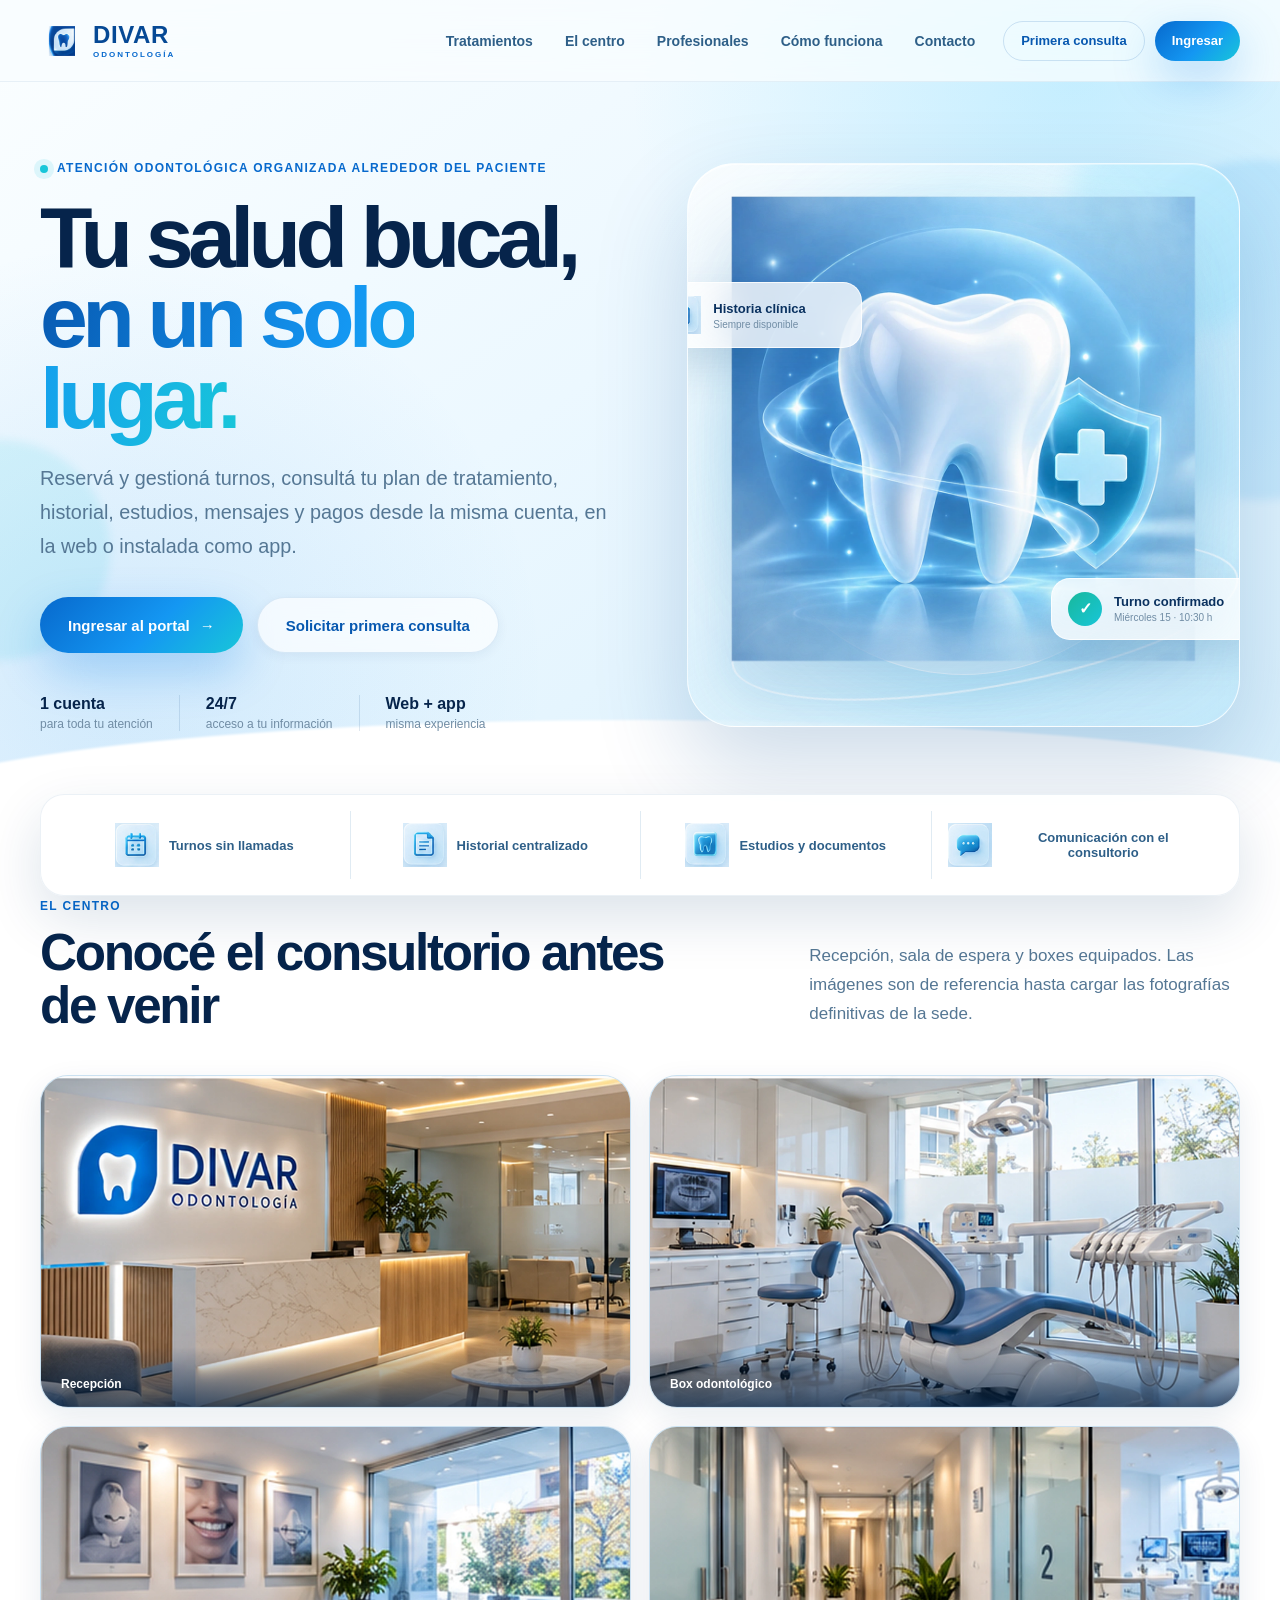
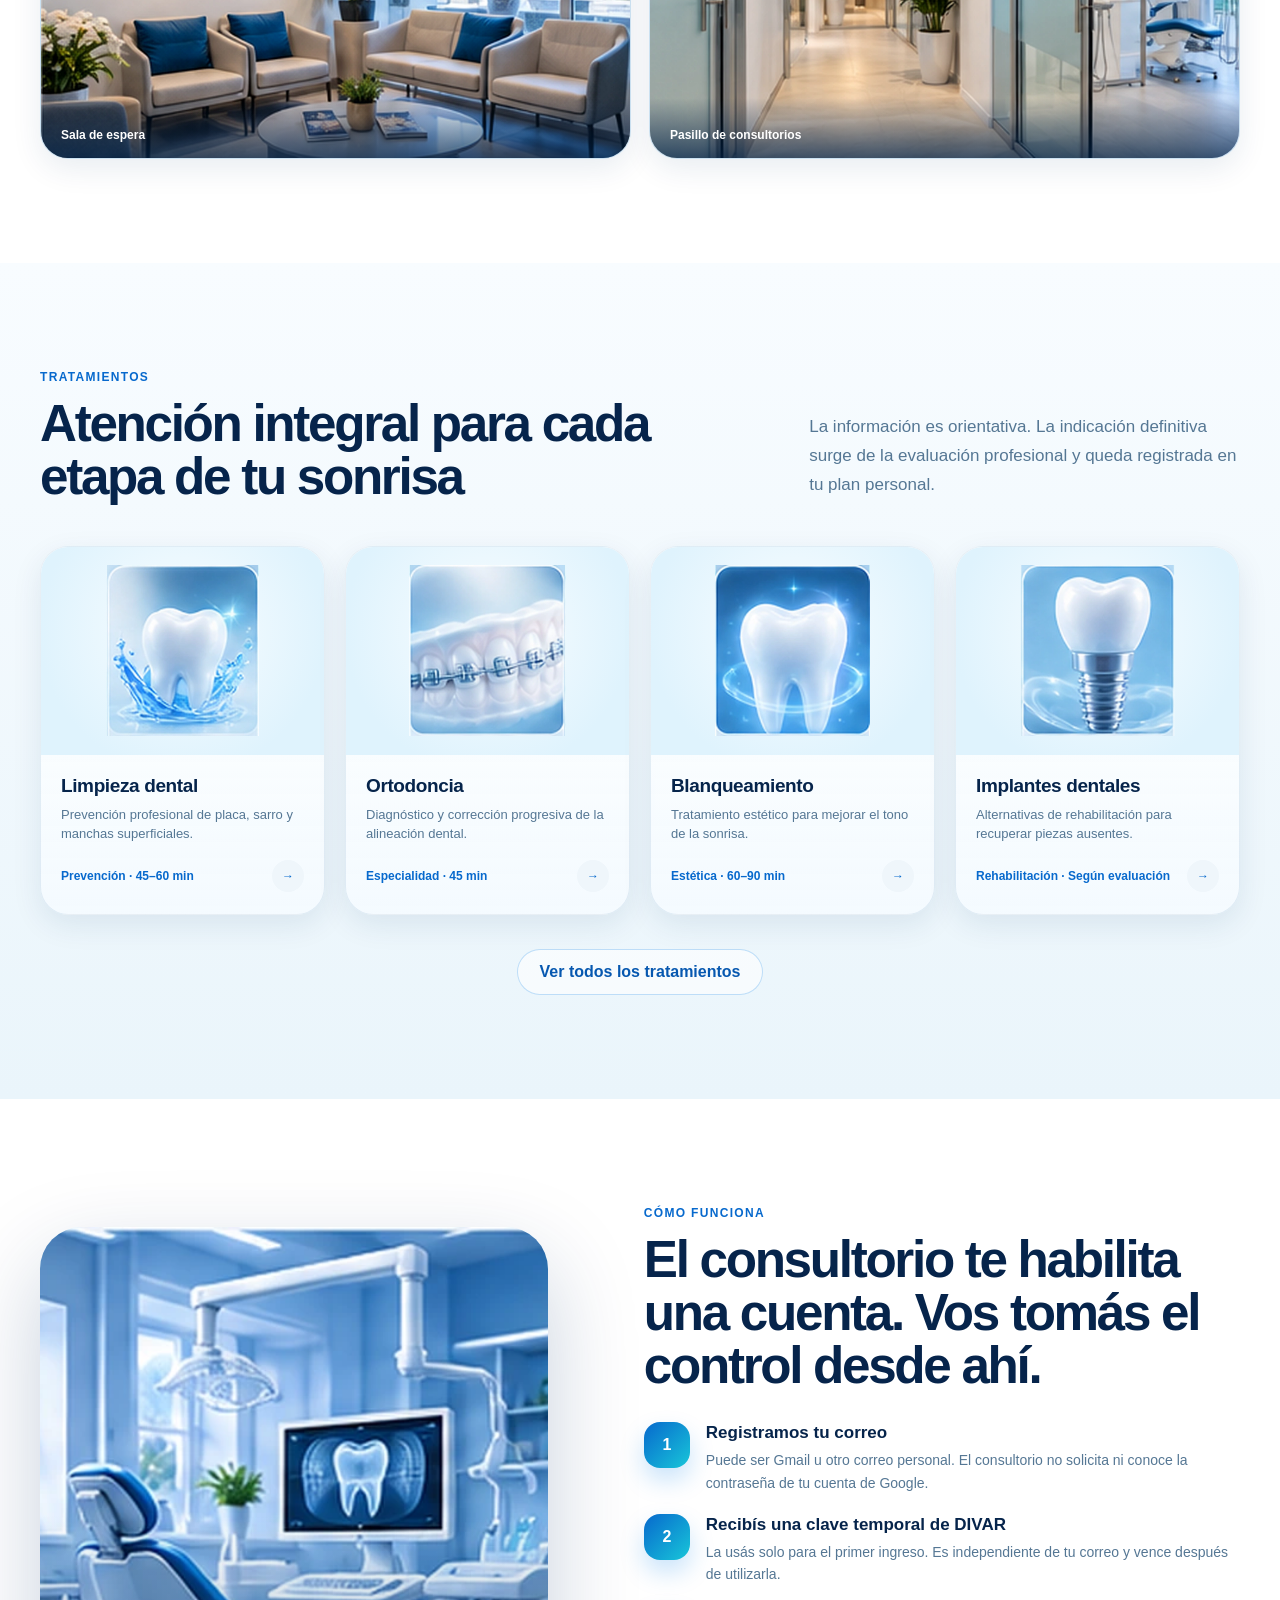
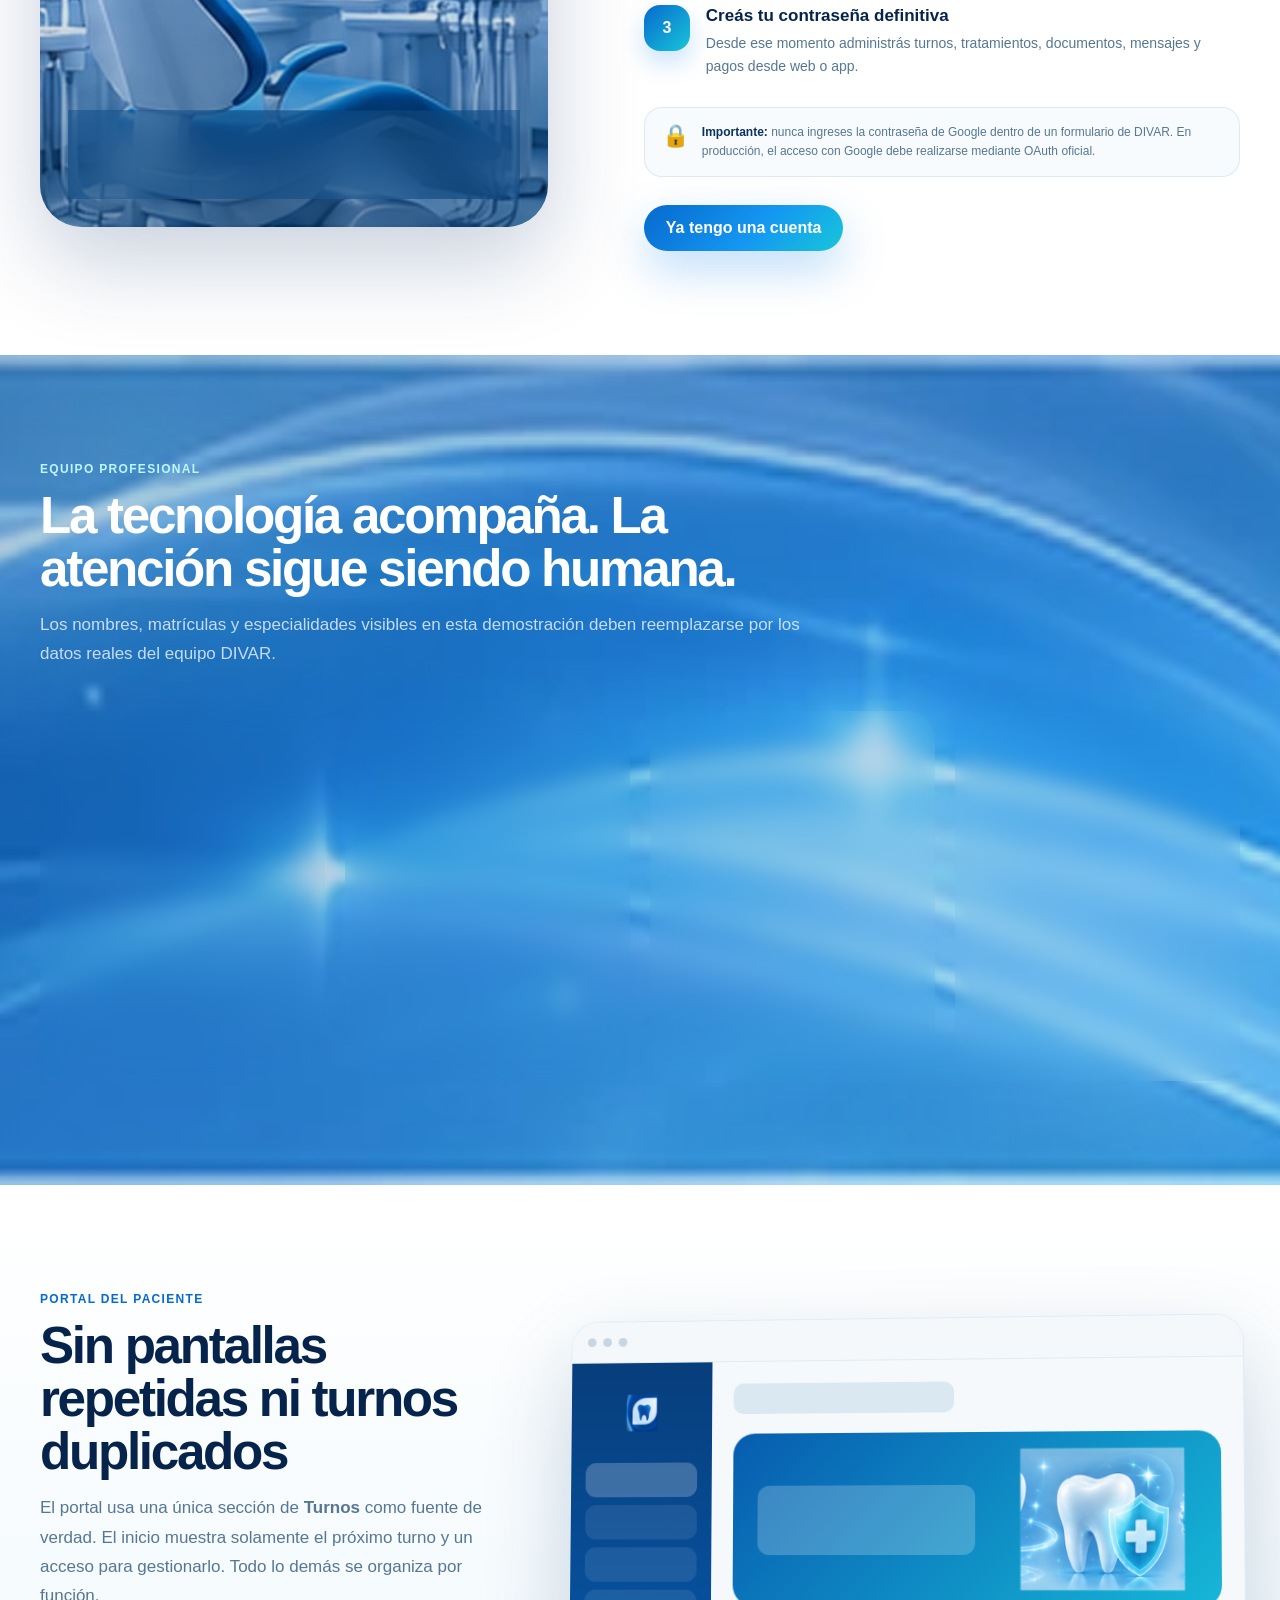
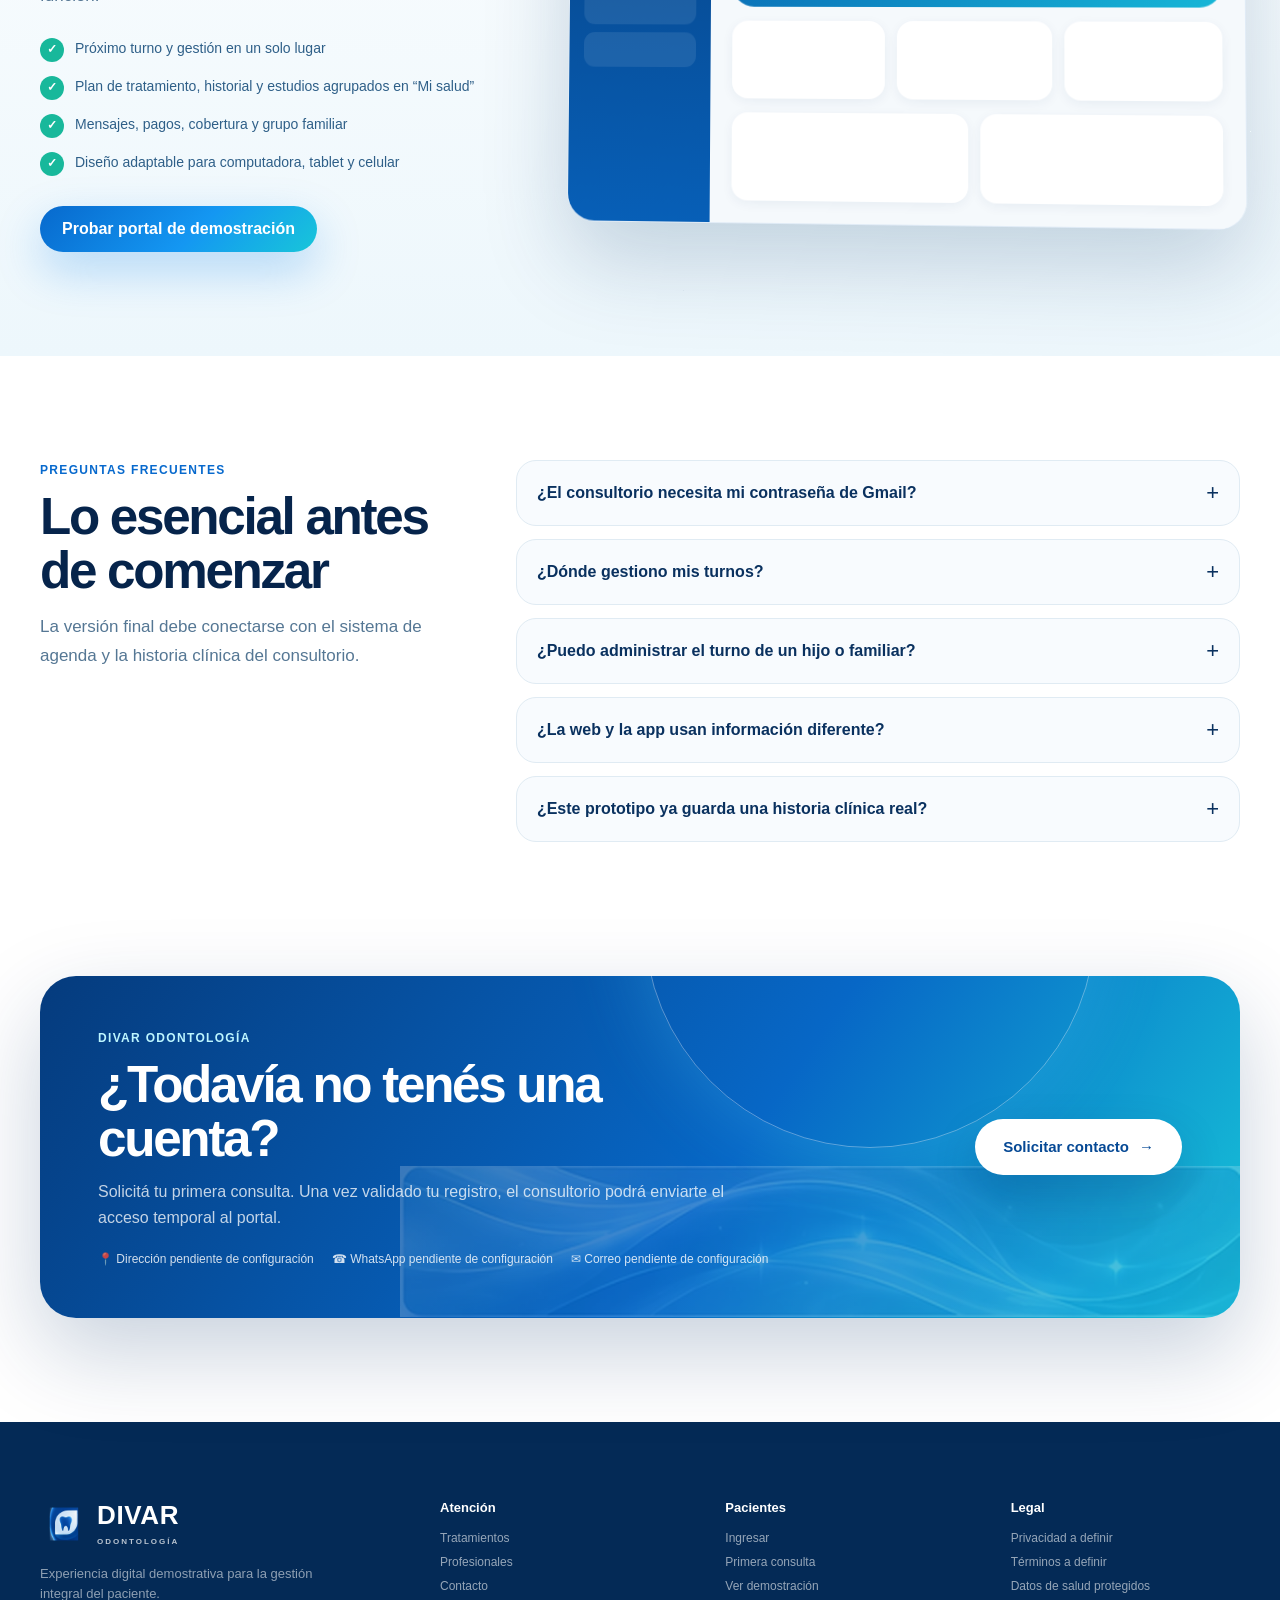
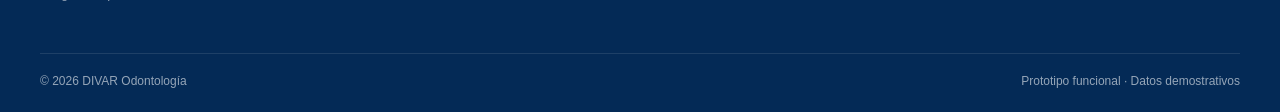
<file: index.html>
<!doctype html>
<html lang="es-AR">
<head>
  <meta charset="utf-8">
  <meta name="viewport" content="width=device-width, initial-scale=1, viewport-fit=cover">
  <meta name="theme-color" content="#0b5eb7">
  <meta name="description" content="DIVAR Odontología: sitio institucional y portal privado para pacientes. Turnos, historial, estudios, mensajes y pagos en un solo lugar.">
  <meta name="color-scheme" content="light">
  <meta property="og:title" content="DIVAR Odontología">
  <meta property="og:description" content="Tu salud bucal, organizada y accesible desde web o app.">
  <title>DIVAR Odontología | Portal de pacientes</title>
  <link rel="icon" href="assets/app/app-icon-192.png">
  <link rel="apple-touch-icon" href="assets/app/app-icon-192.png">
  <link rel="manifest" href="manifest.webmanifest">
  <link rel="stylesheet" href="styles.css">
</head>
<body>
  <a class="skip-link" href="#mainContent">Saltar al contenido</a>

  <div id="publicSite" class="public-site">
    <header class="public-header" id="siteHeader">
      <div class="public-header__inner container">
        <a class="brand-link brand-lockup" href="#inicio" aria-label="DIVAR Odontología, inicio">
          <img class="brand-lockup__mark" src="assets/brand/logo-symbol.webp" alt="">
          <span class="brand-lockup__text"><strong>DIVAR</strong><small>ODONTOLOGÍA</small></span>
        </a>
        <nav class="public-nav" aria-label="Navegación principal">
          <a href="#servicios">Tratamientos</a>
          <a href="#centro">El centro</a>
          <a href="#equipo">Profesionales</a>
          <a href="#acceso">Cómo funciona</a>
          <a href="#contacto">Contacto</a>
        </nav>
        <div class="public-header__actions">
          <button class="button button--ghost button--compact" data-action="open-first-visit">Primera consulta</button>
          <button class="button button--primary button--compact" data-action="open-login">Ingresar</button>
          <button class="icon-button public-menu-button" data-action="toggle-public-menu" aria-label="Abrir menú" aria-expanded="false">
            <span></span><span></span><span></span>
          </button>
        </div>
      </div>
      <div id="mobilePublicMenu" class="public-mobile-menu" hidden>
        <a href="#servicios">Tratamientos</a>
        <a href="#centro">El centro</a>
        <a href="#equipo">Profesionales</a>
        <a href="#acceso">Cómo funciona</a>
        <a href="#contacto">Contacto</a>
        <button class="button button--ghost" data-action="open-first-visit">Primera consulta</button>
        <button class="button button--primary" data-action="open-login">Ingresar al portal</button>
        <button id="installAppButtonPublic" class="button button--soft" data-action="install-app" hidden>Instalar app</button>
      </div>
    </header>

    <main id="mainContent">
      <section id="inicio" class="hero-section">
        <div class="hero-orb hero-orb--one"></div>
        <div class="hero-orb hero-orb--two"></div>
        <div class="container hero-grid">
          <div class="hero-copy">
            <span class="eyebrow"><span class="eyebrow__dot"></span> Atención odontológica organizada alrededor del paciente</span>
            <h1>Tu salud bucal, <span>en un solo lugar.</span></h1>
            <p>Reservá y gestioná turnos, consultá tu plan de tratamiento, historial, estudios, mensajes y pagos desde la misma cuenta, en la web o instalada como app.</p>
            <div class="hero-actions">
              <button class="button button--primary button--large" data-action="open-login">Ingresar al portal <span aria-hidden="true">→</span></button>
              <button class="button button--soft button--large" data-action="open-first-visit">Solicitar primera consulta</button>
            </div>
            <div class="hero-trust" aria-label="Beneficios del portal">
              <div><strong>1 cuenta</strong><span>para toda tu atención</span></div>
              <div><strong>24/7</strong><span>acceso a tu información</span></div>
              <div><strong>Web + app</strong><span>misma experiencia</span></div>
            </div>
          </div>
          <div class="hero-visual" aria-hidden="true">
            <div class="hero-glass-panel">
              <img class="hero-tooth" src="assets/illustrations/hero-tooth-shield.webp" alt="">
              <div class="floating-card floating-card--appointment">
                <span class="floating-card__icon">✓</span>
                <div><strong>Turno confirmado</strong><span>Miércoles 15 · 10:30 h</span></div>
              </div>
              <div class="floating-card floating-card--record">
                <img src="assets/icons/icon-historia-clinica.webp" alt="">
                <div><strong>Historia clínica</strong><span>Siempre disponible</span></div>
              </div>
              <div class="hero-pulse"></div>
            </div>
          </div>
        </div>
      </section>

      <section class="trust-strip" aria-label="Servicios digitales">
        <div class="container trust-strip__grid">
          <div><img src="assets/icons/icon-turnos.webp" alt=""><span>Turnos sin llamadas</span></div>
          <div><img src="assets/icons/icon-historia-clinica.webp" alt=""><span>Historial centralizado</span></div>
          <div><img src="assets/icons/icon-estudios.webp" alt=""><span>Estudios y documentos</span></div>
          <div><img src="assets/icons/icon-mensajes.webp" alt=""><span>Comunicación con el consultorio</span></div>
        </div>
      </section>

      <section id="centro" class="section clinic-section">
        <div class="container">
          <div class="section-heading section-heading--split">
            <div>
              <span class="eyebrow">El centro</span>
              <h2>Conocé el consultorio antes de venir</h2>
            </div>
            <p>Recepción, sala de espera y boxes equipados. Las imágenes son de referencia hasta cargar las fotografías definitivas de la sede.</p>
          </div>
          <div class="clinic-gallery">
            <figure class="clinic-shot">
              <img src="assets/clinic/consultorio-01-recepcion.webp" alt="Recepción del centro con el logo de DIVAR" loading="lazy" width="1920" height="1080">
              <figcaption>Recepción</figcaption>
            </figure>
            <figure class="clinic-shot">
              <img src="assets/clinic/consultorio-02-box.webp" alt="Box odontológico con sillón y equipamiento" loading="lazy" width="1920" height="1080">
              <figcaption>Box odontológico</figcaption>
            </figure>
            <figure class="clinic-shot">
              <img src="assets/clinic/consultorio-03-espera.webp" alt="Sala de espera con sillones y luz natural" loading="lazy" width="1920" height="1080">
              <figcaption>Sala de espera</figcaption>
            </figure>
            <figure class="clinic-shot">
              <img src="assets/clinic/consultorio-04-pasillo.webp" alt="Pasillo de acceso a los consultorios" loading="lazy" width="1920" height="1080">
              <figcaption>Pasillo de consultorios</figcaption>
            </figure>
          </div>
        </div>
      </section>

      <section id="servicios" class="section section--soft">
        <div class="container">
          <div class="section-heading section-heading--split">
            <div>
              <span class="eyebrow">Tratamientos</span>
              <h2>Atención integral para cada etapa de tu sonrisa</h2>
            </div>
            <p>La información es orientativa. La indicación definitiva surge de la evaluación profesional y queda registrada en tu plan personal.</p>
          </div>
          <div id="publicTreatmentGrid" class="treatment-grid" aria-live="polite"></div>
          <div class="section-center-action">
            <button class="button button--outline" data-action="show-all-treatments">Ver todos los tratamientos</button>
          </div>
        </div>
      </section>

      <section id="acceso" class="section access-section">
        <div class="container access-grid">
          <div class="access-visual">
            <div class="access-image-card">
              <img src="assets/backgrounds/photo-clinic.webp" alt="Consultorio odontológico moderno">
              <div class="access-image-card__badge">
                <img src="assets/brand/logo-symbol.webp" alt="">
                <div><strong>Acceso privado</strong><span>Tu información, ordenada por paciente</span></div>
              </div>
            </div>
          </div>
          <div class="access-content">
            <span class="eyebrow">Cómo funciona</span>
            <h2>El consultorio te habilita una cuenta. Vos tomás el control desde ahí.</h2>
            <div class="steps-list">
              <article class="step-item"><span>1</span><div><h3>Registramos tu correo</h3><p>Puede ser Gmail u otro correo personal. El consultorio no solicita ni conoce la contraseña de tu cuenta de Google.</p></div></article>
              <article class="step-item"><span>2</span><div><h3>Recibís una clave temporal de DIVAR</h3><p>La usás solo para el primer ingreso. Es independiente de tu correo y vence después de utilizarla.</p></div></article>
              <article class="step-item"><span>3</span><div><h3>Creás tu contraseña definitiva</h3><p>Desde ese momento administrás turnos, tratamientos, documentos, mensajes y pagos desde web o app.</p></div></article>
            </div>
            <div class="security-note">
              <span class="security-note__icon">🔒</span>
              <p><strong>Importante:</strong> nunca ingreses la contraseña de Google dentro de un formulario de DIVAR. En producción, el acceso con Google debe realizarse mediante OAuth oficial.</p>
            </div>
            <button class="button button--primary" data-action="open-login">Ya tengo una cuenta</button>
          </div>
        </div>
      </section>

      <section id="equipo" class="section section--deep">
        <div class="container">
          <div class="section-heading section-heading--light">
            <span class="eyebrow eyebrow--light">Equipo profesional</span>
            <h2>La tecnología acompaña. La atención sigue siendo humana.</h2>
            <p>Los nombres, matrículas y especialidades visibles en esta demostración deben reemplazarse por los datos reales del equipo DIVAR.</p>
          </div>
          <div id="professionalGrid" class="professional-grid"></div>
        </div>
      </section>

      <section class="section portal-preview-section">
        <div class="container portal-preview-grid">
          <div class="portal-preview-copy">
            <span class="eyebrow">Portal del paciente</span>
            <h2>Sin pantallas repetidas ni turnos duplicados</h2>
            <p>El portal usa una única sección de <strong>Turnos</strong> como fuente de verdad. El inicio muestra solamente el próximo turno y un acceso para gestionarlo. Todo lo demás se organiza por función.</p>
            <ul class="feature-check-list">
              <li><span>✓</span> Próximo turno y gestión en un solo lugar</li>
              <li><span>✓</span> Plan de tratamiento, historial y estudios agrupados en “Mi salud”</li>
              <li><span>✓</span> Mensajes, pagos, cobertura y grupo familiar</li>
              <li><span>✓</span> Diseño adaptable para computadora, tablet y celular</li>
            </ul>
            <button class="button button--primary" data-action="open-demo">Probar portal de demostración</button>
          </div>
          <div class="portal-preview-window" aria-hidden="true">
            <div class="portal-preview-window__top"><span></span><span></span><span></span></div>
            <div class="portal-preview-window__body">
              <aside>
                <img class="preview-logo-mark" src="assets/brand/logo-symbol.webp" alt="">
                <i></i><i></i><i></i><i></i><i></i>
              </aside>
              <div class="preview-dashboard">
                <div class="preview-dashboard__header"></div>
                <div class="preview-dashboard__hero">
                  <div></div><img src="assets/illustrations/hero-tooth-prevention.webp" alt="">
                </div>
                <div class="preview-dashboard__cards"><i></i><i></i><i></i></div>
                <div class="preview-dashboard__rows"><i></i><i></i></div>
              </div>
            </div>
          </div>
        </div>
      </section>

      <section class="section faq-section">
        <div class="container faq-grid">
          <div class="faq-intro">
            <span class="eyebrow">Preguntas frecuentes</span>
            <h2>Lo esencial antes de comenzar</h2>
            <p>La versión final debe conectarse con el sistema de agenda y la historia clínica del consultorio.</p>
          </div>
          <div id="faqList" class="faq-list"></div>
        </div>
      </section>

      <section id="contacto" class="section contact-section">
        <div class="container contact-card">
          <div class="contact-card__copy">
            <span class="eyebrow eyebrow--light">DIVAR Odontología</span>
            <h2>¿Todavía no tenés una cuenta?</h2>
            <p>Solicitá tu primera consulta. Una vez validado tu registro, el consultorio podrá enviarte el acceso temporal al portal.</p>
            <div class="contact-items">
              <span>📍 Dirección pendiente de configuración</span>
              <span>☎ WhatsApp pendiente de configuración</span>
              <span>✉ Correo pendiente de configuración</span>
            </div>
          </div>
          <button class="button button--white button--large" data-action="open-first-visit">Solicitar contacto <span aria-hidden="true">→</span></button>
        </div>
      </section>
    </main>

    <footer class="public-footer">
      <div class="container public-footer__grid">
        <div><div class="brand-lockup brand-lockup--light"><img class="brand-lockup__mark" src="assets/brand/logo-symbol.webp" alt=""><span class="brand-lockup__text"><strong>DIVAR</strong><small>ODONTOLOGÍA</small></span></div><p>Experiencia digital demostrativa para la gestión integral del paciente.</p></div>
        <div><strong>Atención</strong><a href="#servicios">Tratamientos</a><a href="#equipo">Profesionales</a><a href="#contacto">Contacto</a></div>
        <div><strong>Pacientes</strong><button data-action="open-login">Ingresar</button><button data-action="open-first-visit">Primera consulta</button><button data-action="open-demo">Ver demostración</button></div>
        <div><strong>Legal</strong><span>Privacidad a definir</span><span>Términos a definir</span><span>Datos de salud protegidos</span></div>
      </div>
      <div class="container public-footer__bottom"><span>© <span id="currentYear"></span> DIVAR Odontología</span><span>Prototipo funcional · Datos demostrativos</span></div>
    </footer>
  </div>

  <div id="portalApp" class="portal-app" hidden>
    <aside class="portal-sidebar" id="portalSidebar">
      <div class="portal-sidebar__brand">
        <div class="brand-lockup brand-lockup--light"><img class="brand-lockup__mark" src="assets/brand/logo-symbol.webp" alt=""><span class="brand-lockup__text"><strong>DIVAR</strong><small>ODONTOLOGÍA</small></span></div>
        <button class="icon-button sidebar-close" data-action="close-sidebar" aria-label="Cerrar menú">×</button>
      </div>
      <div class="patient-compact" id="sidebarPatientCard"></div>
      <nav id="portalNavigation" class="portal-nav" aria-label="Portal del paciente"></nav>
      <div class="portal-sidebar__bottom">
        <button class="emergency-button" data-action="open-emergency"><img src="assets/icons/icon-urgencias.webp" alt=""><span><strong>¿Tenés una urgencia?</strong><small>Ver canales de atención</small></span></button>
        <button id="installAppButtonSidebar" class="button button--soft button--full" data-action="install-app" hidden>Instalar app</button>
        <button class="logout-button" data-action="logout">Cerrar sesión</button>
      </div>
    </aside>
    <div class="sidebar-scrim" id="sidebarScrim" data-action="close-sidebar" hidden></div>

    <div class="portal-shell">
      <header class="portal-topbar">
        <div class="portal-topbar__left">
          <button class="icon-button portal-menu-button" data-action="open-sidebar" aria-label="Abrir menú"><span></span><span></span><span></span></button>
          <div id="portalBreadcrumb" class="portal-breadcrumb"></div>
        </div>
        <div class="portal-topbar__actions">
          <button id="installAppButton" class="button button--soft button--compact" data-action="install-app" hidden>Instalar app</button>
          <button class="notification-button" data-action="toggle-notifications" aria-label="Notificaciones"><span class="notification-button__bell">♢</span><span id="notificationCount" class="notification-count">0</span></button>
          <button class="topbar-profile" data-action="navigate" data-route="profile" id="topbarProfile"></button>
        </div>
      </header>
      <main id="portalMain" class="portal-main" tabindex="-1"></main>
      <nav id="mobilePortalNav" class="mobile-portal-nav" aria-label="Navegación móvil"></nav>
    </div>

    <aside id="notificationPanel" class="notification-panel" hidden>
      <div class="notification-panel__header"><div><span class="eyebrow">Actividad</span><h2>Notificaciones</h2></div><button class="icon-button" data-action="toggle-notifications" aria-label="Cerrar notificaciones">×</button></div>
      <div id="notificationList" class="notification-list"></div>
      <button class="button button--soft button--full" data-action="mark-notifications-read">Marcar todo como leído</button>
    </aside>
  </div>

  <div id="modalRoot"></div>
  <div id="toastRegion" class="toast-region" aria-live="polite" aria-atomic="true"></div>
  <input id="documentUploadInput" type="file" accept="image/*,.pdf" hidden multiple>

  <noscript><div class="noscript-message">Esta aplicación necesita JavaScript para gestionar el portal del paciente.</div></noscript>
  <script src="app.js" defer></script>
</body>
</html>
</file>
<file: styles.css>
:root {
  --ink-950: #06244b;
  --ink-900: #0a315f;
  --ink-800: #164875;
  --ink-700: #2e5f88;
  --ink-600: #557794;
  --ink-500: #718da5;
  --ink-400: #9ab0c2;
  --ink-300: #c7d6e2;
  --ink-200: #e0ebf3;
  --ink-100: #eff6fb;
  --ink-50: #f8fbfe;
  --blue-950: #00356f;
  --blue-900: #064995;
  --blue-800: #0758b0;
  --blue-700: #0769cd;
  --blue-600: #087fe7;
  --blue-500: #1497f2;
  --blue-400: #33b7f2;
  --cyan-500: #18c6d9;
  --cyan-400: #4ddbe5;
  --cyan-200: #baf4f3;
  --success-700: #087a67;
  --success-500: #18b89b;
  --success-100: #dcf9f0;
  --warning-700: #9a5b00;
  --warning-500: #f4a42b;
  --warning-100: #fff2d4;
  --danger-700: #b23a4a;
  --danger-500: #ed6273;
  --danger-100: #ffe7eb;
  --white: #ffffff;
  --page: #f2f8fc;
  --page-deep: #e8f3fa;
  --shadow-xs: 0 3px 12px rgba(7, 56, 104, 0.06);
  --shadow-sm: 0 10px 30px rgba(7, 56, 104, 0.09);
  --shadow-md: 0 22px 55px rgba(7, 56, 104, 0.14);
  --shadow-lg: 0 34px 90px rgba(0, 46, 98, 0.22);
  --shadow-blue: 0 18px 46px rgba(8, 127, 231, 0.27);
  --radius-xs: 10px;
  --radius-sm: 14px;
  --radius-md: 20px;
  --radius-lg: 28px;
  --radius-xl: 36px;
  --radius-pill: 999px;
  --container: 1200px;
  --sidebar-width: 284px;
  --topbar-height: 78px;
  --ease: 180ms ease;
}

* { box-sizing: border-box; }
html { scroll-behavior: smooth; }
body {
  margin: 0;
  min-width: 320px;
  color: var(--ink-950);
  background: var(--page);
  font-family: Inter, ui-sans-serif, -apple-system, BlinkMacSystemFont, "Segoe UI", sans-serif;
  -webkit-font-smoothing: antialiased;
  text-rendering: optimizeLegibility;
}
body.modal-open { overflow: hidden; }
button, input, select, textarea { font: inherit; }
button, a { -webkit-tap-highlight-color: transparent; }
button { cursor: pointer; }
a { color: inherit; text-decoration: none; }
img { max-width: 100%; display: block; }
[hidden] { display: none !important; }

::selection { color: var(--blue-950); background: var(--cyan-200); }
:focus-visible { outline: 3px solid rgba(20, 151, 242, 0.34); outline-offset: 3px; }

.skip-link {
  position: fixed;
  left: 18px;
  top: 14px;
  z-index: 5000;
  padding: 10px 16px;
  border-radius: var(--radius-pill);
  background: var(--ink-950);
  color: white;
  transform: translateY(-180%);
  transition: transform var(--ease);
}
.skip-link:focus { transform: translateY(0); }

.container { width: min(calc(100% - 40px), var(--container)); margin-inline: auto; }
.section { padding: 104px 0; position: relative; }
.section--soft { background: linear-gradient(180deg, #f8fcff 0%, #eaf5fb 100%); }
.section--deep { overflow: hidden; color: white; background: linear-gradient(135deg, #053a78 0%, #075cb1 54%, #12a3dc 100%); }
.section--deep::before {
  content: "";
  position: absolute;
  inset: 0;
  background:
    radial-gradient(circle at 12% 8%, rgba(123, 233, 255, 0.2), transparent 28%),
    radial-gradient(circle at 90% 86%, rgba(255, 255, 255, 0.12), transparent 24%),
    url("assets/backgrounds/background-waves.webp") center bottom / cover no-repeat;
  opacity: .72;
}
.section--deep > .container { position: relative; z-index: 1; }

.eyebrow {
  display: inline-flex;
  align-items: center;
  gap: 9px;
  color: var(--blue-700);
  font-size: 12px;
  font-weight: 800;
  letter-spacing: .11em;
  line-height: 1.2;
  text-transform: uppercase;
}
.eyebrow--light { color: #bdf6ff; }
.eyebrow__dot { width: 8px; height: 8px; border-radius: 50%; background: var(--cyan-500); box-shadow: 0 0 0 6px rgba(24, 198, 217, .12); }

.section-heading { max-width: 720px; margin-bottom: 42px; }
.section-heading--split { display: grid; grid-template-columns: minmax(0, 1.2fr) minmax(280px, .75fr); gap: 80px; max-width: none; align-items: end; }
.section-heading h2, .access-content h2, .portal-preview-copy h2, .faq-intro h2, .contact-card h2 {
  margin: 12px 0 0;
  font-size: clamp(34px, 4vw, 54px);
  line-height: 1.04;
  letter-spacing: -.045em;
}
.section-heading p, .section-heading--split > p, .access-content > p, .portal-preview-copy > p, .faq-intro > p {
  margin: 15px 0 0;
  color: var(--ink-600);
  font-size: 17px;
  line-height: 1.72;
}
.section-heading--split > p { align-self: end; margin: 0 0 4px; }
.section-heading--light { color: white; max-width: 760px; }
.section-heading--light p { color: rgba(255,255,255,.75); }
.section-center-action { display: flex; justify-content: center; margin-top: 34px; }

.button {
  border: 0;
  border-radius: var(--radius-pill);
  display: inline-flex;
  align-items: center;
  justify-content: center;
  gap: 10px;
  min-height: 46px;
  padding: 0 22px;
  font-weight: 760;
  line-height: 1;
  white-space: nowrap;
  transition: transform var(--ease), box-shadow var(--ease), background var(--ease), color var(--ease), border-color var(--ease);
}
.button:hover { transform: translateY(-2px); }
.button:active { transform: translateY(0); }
.button--primary { color: white; background: linear-gradient(135deg, var(--blue-700), var(--blue-500) 56%, var(--cyan-500)); box-shadow: var(--shadow-blue); }
.button--primary:hover { box-shadow: 0 23px 54px rgba(8, 127, 231, .35); }
.button--soft { color: var(--blue-800); background: rgba(255,255,255,.68); border: 1px solid rgba(6, 96, 178, .12); box-shadow: var(--shadow-xs); backdrop-filter: blur(14px); }
.button--soft:hover { background: white; box-shadow: var(--shadow-sm); }
.button--ghost { color: var(--blue-800); background: transparent; border: 1px solid rgba(7, 88, 176, .16); }
.button--ghost:hover { background: rgba(255,255,255,.74); }
.button--outline { color: var(--blue-800); background: rgba(255,255,255,.6); border: 1px solid rgba(8, 127, 231, .24); }
.button--outline:hover { background: white; box-shadow: var(--shadow-sm); }
.button--white { color: var(--blue-900); background: white; box-shadow: 0 18px 45px rgba(0, 47, 100, .18); }
.button--danger { color: var(--danger-700); background: var(--danger-100); border: 1px solid rgba(178, 58, 74, .14); }
.button--large { min-height: 56px; padding-inline: 28px; font-size: 15px; }
.button--compact { min-height: 40px; padding-inline: 17px; font-size: 13px; }
.button--full { width: 100%; }
.button:disabled { cursor: not-allowed; opacity: .52; transform: none; box-shadow: none; }

.icon-button {
  display: inline-grid;
  place-items: center;
  width: 42px;
  height: 42px;
  padding: 0;
  border: 0;
  border-radius: 50%;
  color: var(--ink-900);
  background: rgba(255,255,255,.68);
  box-shadow: var(--shadow-xs);
  transition: background var(--ease), transform var(--ease), box-shadow var(--ease);
}
.icon-button:hover { background: white; transform: translateY(-1px); box-shadow: var(--shadow-sm); }

/* Public site */
.public-site { min-height: 100vh; overflow: clip; background: white; }
.public-header {
  position: fixed;
  inset: 0 0 auto 0;
  z-index: 1000;
  height: 82px;
  border-bottom: 1px solid rgba(8, 78, 143, .07);
  background: rgba(249, 253, 255, .8);
  backdrop-filter: blur(24px) saturate(150%);
  transition: box-shadow var(--ease), background var(--ease);
}
.public-header.is-scrolled { background: rgba(255,255,255,.92); box-shadow: 0 10px 35px rgba(7, 56, 104, .08); }
.public-header__inner { height: 100%; display: flex; align-items: center; justify-content: space-between; gap: 28px; }
.brand-link { flex: 0 0 auto; display: inline-flex; align-items: center; }
.brand-link img { width: 166px; height: auto; }
.public-nav { display: flex; align-items: center; gap: 32px; margin-left: auto; }
.public-nav a { position: relative; color: var(--ink-700); font-size: 14px; font-weight: 650; }
.public-nav a::after { content: ""; position: absolute; height: 2px; left: 50%; right: 50%; bottom: -9px; border-radius: 2px; background: var(--blue-600); transition: left var(--ease), right var(--ease); }
.public-nav a:hover { color: var(--blue-800); }
.public-nav a:hover::after { left: 0; right: 0; }
.public-header__actions { display: flex; align-items: center; gap: 10px; }
.public-menu-button { display: none; background: transparent; box-shadow: none; }
.public-menu-button span, .portal-menu-button span { display: block; width: 18px; height: 2px; border-radius: 2px; background: currentColor; margin: 2px 0; }
.public-mobile-menu { position: absolute; top: 72px; right: 20px; width: min(330px, calc(100vw - 40px)); padding: 18px; border: 1px solid rgba(8, 78, 143, .1); border-radius: 22px; background: rgba(255,255,255,.96); box-shadow: var(--shadow-lg); backdrop-filter: blur(24px); }
.public-mobile-menu a { display: block; padding: 13px 10px; color: var(--ink-800); font-weight: 680; }
.public-mobile-menu .button { width: 100%; margin-top: 8px; }

.hero-section {
  position: relative;
  min-height: 800px;
  padding: 150px 0 80px;
  display: flex;
  align-items: center;
  overflow: hidden;
  background:
    radial-gradient(circle at 84% 9%, rgba(93, 211, 255, .27), transparent 34%),
    radial-gradient(circle at 9% 82%, rgba(8, 127, 231, .12), transparent 32%),
    linear-gradient(145deg, #fbfeff 0%, #ecf8ff 46%, #d7effc 100%);
}
.hero-section::after { content: ""; position: absolute; inset: auto -10% -90px -10%; height: 190px; border-radius: 50% 50% 0 0; background: white; filter: blur(1px); }
.hero-grid { display: grid; grid-template-columns: minmax(0, 1.02fr) minmax(460px, .98fr); gap: 72px; align-items: center; position: relative; z-index: 2; }
.hero-copy h1 { max-width: 720px; margin: 20px 0 22px; font-size: clamp(50px, 6.8vw, 86px); line-height: .94; letter-spacing: -.065em; color: var(--ink-950); }
.hero-copy h1 span { color: transparent; background: linear-gradient(110deg, var(--blue-800), var(--blue-500) 54%, var(--cyan-500)); -webkit-background-clip: text; background-clip: text; }
.hero-copy > p { max-width: 680px; margin: 0; color: var(--ink-600); font-size: clamp(17px, 1.55vw, 20px); line-height: 1.72; }
.hero-actions { display: flex; align-items: center; flex-wrap: wrap; gap: 14px; margin-top: 34px; }
.hero-trust { margin-top: 42px; display: flex; align-items: stretch; gap: 0; }
.hero-trust > div { padding: 0 26px; border-left: 1px solid rgba(5, 70, 130, .13); display: grid; gap: 4px; }
.hero-trust > div:first-child { padding-left: 0; border-left: 0; }
.hero-trust strong { color: var(--ink-950); font-size: 16px; }
.hero-trust span { color: var(--ink-500); font-size: 12px; }
.hero-visual { position: relative; min-height: 590px; display: grid; place-items: center; }
.hero-glass-panel {
  position: relative;
  width: min(100%, 580px);
  aspect-ratio: 1 / 1.02;
  border: 1px solid rgba(255,255,255,.72);
  border-radius: 48px;
  background:
    radial-gradient(circle at 68% 25%, rgba(255,255,255,.72), transparent 28%),
    linear-gradient(145deg, rgba(255,255,255,.76), rgba(126,211,247,.25));
  box-shadow: inset 0 1px 0 rgba(255,255,255,.8), 0 40px 95px rgba(0, 77, 143, .2);
  backdrop-filter: blur(22px);
  overflow: hidden;
}
.hero-glass-panel::before { content: ""; position: absolute; inset: 9% 9%; border: 1px solid rgba(255,255,255,.5); border-radius: 50%; box-shadow: 0 0 90px rgba(36, 185, 243, .22); }
.hero-glass-panel::after { content: ""; position: absolute; width: 510px; height: 130px; left: 40px; bottom: 38px; border: 2px solid rgba(255,255,255,.65); border-radius: 50%; transform: rotate(-10deg); filter: drop-shadow(0 0 12px rgba(52, 196, 244, .7)); }
.hero-tooth { position: absolute; z-index: 2; width: 86%; max-width: 500px; left: 7%; top: 5%; filter: drop-shadow(0 35px 35px rgba(0, 77, 143, .2)); animation: float-tooth 6s ease-in-out infinite; }
.hero-pulse { position: absolute; width: 240px; height: 240px; right: -70px; top: -72px; border-radius: 50%; background: rgba(93, 216, 255, .2); filter: blur(14px); }
.floating-card { position: absolute; z-index: 4; display: flex; align-items: center; gap: 12px; min-width: 216px; padding: 13px 16px; border: 1px solid rgba(255,255,255,.78); border-radius: 19px; background: rgba(255,255,255,.78); box-shadow: 0 18px 40px rgba(5, 73, 133, .16); backdrop-filter: blur(18px); }
.floating-card strong, .floating-card span { display: block; }
.floating-card strong { color: var(--ink-900); font-size: 13px; }
.floating-card div span { margin-top: 3px; color: var(--ink-500); font-size: 10px; }
.floating-card__icon { width: 34px; height: 34px; display: grid !important; place-items: center; border-radius: 50%; color: white; background: linear-gradient(135deg, var(--success-500), var(--cyan-500)); font-weight: 900; }
.floating-card img { width: 38px; height: 38px; object-fit: contain; }
.floating-card--appointment { right: -28px; bottom: 86px; animation: float-card 5.2s ease-in-out infinite; }
.floating-card--record { left: -42px; top: 118px; animation: float-card 5.8s ease-in-out -1.2s infinite; }
.hero-orb { position: absolute; border-radius: 50%; filter: blur(4px); pointer-events: none; }
.hero-orb--one { width: 340px; height: 340px; right: -150px; top: 160px; background: rgba(5, 142, 235, .11); }
.hero-orb--two { width: 220px; height: 220px; left: -110px; bottom: 160px; background: rgba(24, 198, 217, .11); }
@keyframes float-tooth { 0%,100% { transform: translateY(0) rotate(-1deg); } 50% { transform: translateY(-13px) rotate(1deg); } }
@keyframes float-card { 0%,100% { transform: translateY(0); } 50% { transform: translateY(-8px); } }

.trust-strip { position: relative; z-index: 4; margin-top: -26px; }
.trust-strip__grid { display: grid; grid-template-columns: repeat(4, 1fr); padding: 16px 18px; border: 1px solid rgba(8, 78, 143, .08); border-radius: 24px; background: rgba(255,255,255,.9); box-shadow: var(--shadow-md); backdrop-filter: blur(18px); }
.trust-strip__grid > div { min-height: 68px; display: flex; align-items: center; justify-content: center; gap: 10px; padding: 10px 16px; border-left: 1px solid var(--ink-200); color: var(--ink-700); font-size: 13px; font-weight: 720; text-align: center; }
.trust-strip__grid > div:first-child { border-left: 0; }
.trust-strip__grid img { width: 44px; height: 44px; object-fit: contain; }

.treatment-grid { display: grid; grid-template-columns: repeat(4, minmax(0, 1fr)); gap: 20px; }
.treatment-card { position: relative; min-height: 352px; border: 1px solid rgba(8, 78, 143, .09); border-radius: var(--radius-lg); overflow: hidden; background: linear-gradient(180deg, rgba(255,255,255,.95), rgba(245,251,255,.86)); box-shadow: var(--shadow-sm); transition: transform var(--ease), box-shadow var(--ease), border-color var(--ease); }
.treatment-card:hover { transform: translateY(-6px); border-color: rgba(8, 127, 231, .2); box-shadow: var(--shadow-md); }
.treatment-card__image { height: 208px; display: grid; place-items: center; background: radial-gradient(circle at 50% 40%, #f9fdff, #dff3fd 76%); overflow: hidden; }
.treatment-card__image img { width: 82%; height: 82%; object-fit: contain; transition: transform 300ms ease; }
.treatment-card:hover .treatment-card__image img { transform: scale(1.05) translateY(-3px); }
.treatment-card__body { padding: 20px 20px 22px; }
.treatment-card__body h3 { margin: 0; font-size: 19px; letter-spacing: -.02em; }
.treatment-card__body p { margin: 8px 0 16px; min-height: 39px; color: var(--ink-600); font-size: 13px; line-height: 1.5; }
.treatment-card__meta { display: flex; align-items: center; justify-content: space-between; color: var(--blue-700); font-size: 12px; font-weight: 760; }
.treatment-card__meta span:last-child { width: 32px; height: 32px; display: grid; place-items: center; border-radius: 50%; background: var(--ink-100); transition: background var(--ease), color var(--ease); }
.treatment-card:hover .treatment-card__meta span:last-child { color: white; background: var(--blue-600); }

.access-section { background: white; }
.access-grid { display: grid; grid-template-columns: minmax(380px, .92fr) minmax(0, 1.08fr); gap: 96px; align-items: center; }
.access-image-card { position: relative; min-height: 600px; border-radius: 42px; overflow: hidden; box-shadow: var(--shadow-lg); background: #d8effb; }
.access-image-card > img { width: 100%; height: 100%; min-height: 600px; object-fit: cover; }
.access-image-card::after { content: ""; position: absolute; inset: 0; background: linear-gradient(180deg, transparent 48%, rgba(3, 48, 94, .46)); }
.access-image-card__badge { position: absolute; z-index: 2; left: 28px; right: 28px; bottom: 28px; display: flex; align-items: center; gap: 14px; padding: 16px 18px; border: 1px solid rgba(255,255,255,.62); border-radius: 22px; color: white; background: rgba(5, 72, 134, .45); backdrop-filter: blur(22px); }
.access-image-card__badge img { width: 54px; height: 54px; }
.access-image-card__badge strong, .access-image-card__badge span { display: block; }
.access-image-card__badge strong { font-size: 15px; }
.access-image-card__badge span { margin-top: 4px; color: rgba(255,255,255,.75); font-size: 12px; }
.steps-list { display: grid; gap: 19px; margin: 30px 0; }
.step-item { display: grid; grid-template-columns: 46px 1fr; gap: 16px; align-items: start; }
.step-item > span { width: 46px; height: 46px; display: grid; place-items: center; border-radius: 16px; color: white; background: linear-gradient(135deg, var(--blue-700), var(--cyan-500)); box-shadow: 0 12px 25px rgba(8,127,231,.22); font-weight: 840; }
.step-item h3 { margin: 1px 0 6px; font-size: 17px; }
.step-item p { margin: 0; color: var(--ink-600); font-size: 14px; line-height: 1.62; }
.security-note { display: flex; align-items: flex-start; gap: 13px; margin: 26px 0 28px; padding: 15px 17px; border: 1px solid rgba(8, 127, 231, .13); border-radius: 18px; background: var(--ink-50); }
.security-note__icon { font-size: 22px; }
.security-note p { margin: 0; color: var(--ink-600); font-size: 12px; line-height: 1.55; }
.security-note strong { color: var(--ink-900); }

.professional-grid { display: grid; grid-template-columns: repeat(4, minmax(0, 1fr)); gap: 20px; }
.professional-card { position: relative; overflow: hidden; min-height: 370px; border: 1px solid rgba(255,255,255,.22); border-radius: 28px; background: rgba(255,255,255,.12); box-shadow: 0 22px 55px rgba(0,35,78,.18); backdrop-filter: blur(12px); transition: transform var(--ease), background var(--ease); }
.professional-card:hover { transform: translateY(-6px); background: rgba(255,255,255,.17); }
.professional-card__photo { height: 245px; display: grid; align-items: end; justify-items: center; background: radial-gradient(circle at 50% 35%, rgba(255,255,255,.46), transparent 54%); overflow: hidden; }
.professional-card__photo img { width: 100%; height: 100%; object-fit: contain; object-position: center bottom; }
.professional-card__body { padding: 20px; }
.professional-card h3 { margin: 0 0 6px; font-size: 18px; }
.professional-card p { margin: 0; color: rgba(255,255,255,.72); font-size: 12px; line-height: 1.5; }
.professional-card__tag { display: inline-flex; margin-top: 12px; padding: 7px 10px; border-radius: var(--radius-pill); color: #d2fbff; background: rgba(15, 211, 225, .14); font-size: 10px; font-weight: 750; }

.portal-preview-section { background: linear-gradient(180deg, white, #edf7fc); }
.portal-preview-grid { display: grid; grid-template-columns: minmax(0, .8fr) minmax(560px, 1.2fr); gap: 72px; align-items: center; }
.portal-preview-copy > p { max-width: 620px; }
.feature-check-list { list-style: none; display: grid; gap: 14px; margin: 28px 0 30px; padding: 0; }
.feature-check-list li { display: flex; align-items: flex-start; gap: 11px; color: var(--ink-700); font-size: 14px; line-height: 1.48; }
.feature-check-list span { flex: 0 0 auto; width: 24px; height: 24px; display: grid; place-items: center; border-radius: 50%; color: white; background: var(--success-500); font-size: 12px; font-weight: 900; }
.portal-preview-window { overflow: hidden; border: 1px solid rgba(7, 88, 176, .12); border-radius: 28px; background: white; box-shadow: 0 38px 90px rgba(7, 56, 104, .2); transform: perspective(1000px) rotateY(-3deg) rotateX(1.5deg); }
.portal-preview-window__top { height: 42px; display: flex; align-items: center; gap: 7px; padding: 0 16px; background: #f4f8fb; border-bottom: 1px solid var(--ink-200); }
.portal-preview-window__top span { width: 9px; height: 9px; border-radius: 50%; background: var(--ink-300); }
.portal-preview-window__body { display: grid; grid-template-columns: 145px 1fr; min-height: 440px; }
.portal-preview-window aside { padding: 24px 15px; background: linear-gradient(180deg, #073e7c, #075fb7); }
.portal-preview-window aside img { width: 110px; margin: 0 auto 28px; filter: brightness(0) invert(1); }
.portal-preview-window aside i { display: block; height: 35px; margin: 8px 0; border-radius: 11px; background: rgba(255,255,255,.09); }
.portal-preview-window aside i:first-of-type { background: rgba(255,255,255,.22); }
.preview-dashboard { padding: 22px; background: #f5f9fc; }
.preview-dashboard__header { height: 31px; width: 46%; border-radius: 10px; background: #dae8f2; }
.preview-dashboard__hero { height: 175px; margin-top: 20px; display: flex; align-items: center; justify-content: space-between; border-radius: 22px; overflow: hidden; background: linear-gradient(135deg, #075caf, #16b7d7); }
.preview-dashboard__hero div { width: 45%; height: 70px; margin-left: 25px; border-radius: 12px; background: rgba(255,255,255,.21); }
.preview-dashboard__hero img { width: 48%; align-self: flex-end; }
.preview-dashboard__cards { display: grid; grid-template-columns: repeat(3, 1fr); gap: 12px; margin-top: 14px; }
.preview-dashboard__cards i { height: 78px; border-radius: 16px; background: white; box-shadow: var(--shadow-xs); }
.preview-dashboard__rows { display: grid; grid-template-columns: 1fr 1fr; gap: 12px; margin-top: 14px; }
.preview-dashboard__rows i { height: 88px; border-radius: 16px; background: white; box-shadow: var(--shadow-xs); }

.faq-section { background: white; }
.faq-grid { display: grid; grid-template-columns: minmax(280px, .7fr) minmax(0, 1.3fr); gap: 86px; align-items: start; }
.faq-intro { position: sticky; top: 130px; }
.faq-list { display: grid; gap: 13px; }
.faq-item { border: 1px solid var(--ink-200); border-radius: 20px; background: var(--ink-50); overflow: hidden; }
.faq-item button { width: 100%; padding: 19px 20px; border: 0; display: flex; align-items: center; justify-content: space-between; gap: 18px; text-align: left; color: var(--ink-900); background: transparent; font-weight: 760; }
.faq-item button span:last-child { font-size: 22px; font-weight: 400; transition: transform var(--ease); }
.faq-item.is-open button span:last-child { transform: rotate(45deg); }
.faq-item__answer { padding: 0 20px 20px; color: var(--ink-600); font-size: 14px; line-height: 1.65; }

.contact-section { padding-top: 30px; background: white; }
.contact-card { position: relative; overflow: hidden; min-height: 300px; padding: 52px 58px; display: flex; align-items: center; justify-content: space-between; gap: 40px; border-radius: 36px; color: white; background: linear-gradient(125deg, #053b7d, #0767c6 57%, #17c4d8); box-shadow: var(--shadow-lg); }
.contact-card::before { content: ""; position: absolute; width: 450px; height: 450px; right: 12%; top: -280px; border: 1px solid rgba(255,255,255,.34); border-radius: 50%; box-shadow: 0 0 80px rgba(92,224,255,.24); }
.contact-card::after { content: ""; position: absolute; inset: 0; background: url("assets/backgrounds/background-waves.webp") right bottom / 70% auto no-repeat; opacity: .22; }
.contact-card > * { position: relative; z-index: 1; }
.contact-card__copy { max-width: 700px; }
.contact-card h2 { max-width: 620px; font-size: clamp(34px, 4vw, 52px); }
.contact-card p { max-width: 680px; margin: 14px 0 20px; color: rgba(255,255,255,.76); line-height: 1.65; }
.contact-items { display: flex; flex-wrap: wrap; gap: 10px 18px; color: rgba(255,255,255,.82); font-size: 12px; }

.public-footer { padding: 78px 0 24px; color: rgba(255,255,255,.78); background: #042a56; }
.public-footer__grid { display: grid; grid-template-columns: 1.5fr repeat(3, 1fr); gap: 56px; }
.public-footer__grid > div { display: flex; flex-direction: column; align-items: flex-start; gap: 10px; }
.public-footer__grid img { width: 170px; filter: brightness(0) invert(1); }
.public-footer__grid p { max-width: 310px; margin: 6px 0 0; color: rgba(255,255,255,.55); font-size: 13px; line-height: 1.6; }
.public-footer strong { margin-bottom: 6px; color: white; font-size: 13px; }
.public-footer a, .public-footer button, .public-footer span { border: 0; padding: 0; color: rgba(255,255,255,.58); background: transparent; font-size: 12px; text-align: left; }
.public-footer a:hover, .public-footer button:hover { color: white; }
.public-footer__bottom { margin-top: 48px; padding-top: 20px; display: flex; justify-content: space-between; gap: 20px; border-top: 1px solid rgba(255,255,255,.1); color: rgba(255,255,255,.42); font-size: 11px; }

/* Portal */
.portal-app { min-height: 100vh; background: #edf5fa; }
.portal-sidebar { position: fixed; inset: 0 auto 0 0; z-index: 1100; width: var(--sidebar-width); display: flex; flex-direction: column; padding: 22px 18px 18px; color: white; background: linear-gradient(180deg, #06386f 0%, #064d99 48%, #0768bd 100%); box-shadow: 14px 0 42px rgba(2, 40, 83, .16); overflow-y: auto; }
.portal-sidebar::before { content: ""; position: absolute; inset: 0; pointer-events: none; background: radial-gradient(circle at 100% 4%, rgba(73,218,244,.22), transparent 25%), url("assets/backgrounds/background-waves.webp") left bottom / 210% auto no-repeat; opacity: .28; }
.portal-sidebar > * { position: relative; z-index: 1; }
.portal-sidebar__brand { min-height: 54px; display: flex; align-items: center; justify-content: space-between; padding: 0 9px; }
.portal-sidebar__brand img { width: 168px; filter: brightness(0) invert(1); }
.sidebar-close { display: none; color: white; background: rgba(255,255,255,.1); box-shadow: none; font-size: 24px; }
.patient-compact { margin-top: 22px; padding: 14px; display: flex; align-items: center; gap: 11px; border: 1px solid rgba(255,255,255,.14); border-radius: 18px; background: rgba(255,255,255,.09); }
.patient-avatar { flex: 0 0 auto; width: 42px; height: 42px; display: grid; place-items: center; border: 2px solid rgba(255,255,255,.7); border-radius: 50%; color: var(--blue-900); background: linear-gradient(145deg, #f5fcff, #a9e6fb); font-weight: 860; }
.patient-compact__text { min-width: 0; }
.patient-compact strong, .patient-compact span { display: block; overflow: hidden; text-overflow: ellipsis; white-space: nowrap; }
.patient-compact strong { font-size: 13px; }
.patient-compact span { margin-top: 3px; color: rgba(255,255,255,.58); font-size: 10px; }
.patient-compact button { margin-left: auto; border: 0; color: white; background: transparent; font-size: 16px; }
.portal-nav { display: grid; gap: 5px; margin-top: 22px; }
.portal-nav__group-label { margin: 14px 13px 6px; color: rgba(255,255,255,.4); font-size: 9px; font-weight: 800; letter-spacing: .12em; text-transform: uppercase; }
.portal-nav button { position: relative; min-height: 48px; padding: 0 13px; border: 0; border-radius: 15px; display: flex; align-items: center; gap: 12px; color: rgba(255,255,255,.72); background: transparent; font-weight: 650; text-align: left; transition: background var(--ease), color var(--ease), transform var(--ease); }
.portal-nav button:hover { color: white; background: rgba(255,255,255,.09); transform: translateX(2px); }
.portal-nav button.is-active { color: white; background: rgba(255,255,255,.17); box-shadow: inset 0 1px 0 rgba(255,255,255,.11); }
.portal-nav button.is-active::before { content: ""; position: absolute; left: -6px; width: 3px; height: 25px; border-radius: 3px; background: #62eff4; box-shadow: 0 0 14px #62eff4; }
.portal-nav img { width: 29px; height: 29px; object-fit: contain; }
.portal-nav button span { font-size: 13px; }
.portal-sidebar__bottom { margin-top: auto; display: grid; gap: 10px; padding-top: 20px; }
.emergency-button { width: 100%; padding: 12px; border: 1px solid rgba(255,255,255,.14); border-radius: 17px; display: flex; align-items: center; gap: 9px; color: white; text-align: left; background: rgba(255,255,255,.08); }
.emergency-button:hover { background: rgba(255,255,255,.13); }
.emergency-button img { width: 37px; height: 37px; }
.emergency-button strong, .emergency-button small { display: block; }
.emergency-button strong { font-size: 11px; }
.emergency-button small { margin-top: 3px; color: rgba(255,255,255,.52); font-size: 9px; }
.logout-button { min-height: 42px; border: 0; border-radius: 13px; color: rgba(255,255,255,.65); background: transparent; font-size: 11px; font-weight: 690; }
.logout-button:hover { color: white; background: rgba(255,255,255,.08); }
.portal-shell { min-height: 100vh; margin-left: var(--sidebar-width); }
.portal-topbar { position: sticky; top: 0; z-index: 800; height: var(--topbar-height); padding: 0 34px; display: flex; align-items: center; justify-content: space-between; gap: 20px; border-bottom: 1px solid rgba(7, 88, 176, .07); background: rgba(248,252,255,.85); backdrop-filter: blur(22px) saturate(150%); }
.portal-topbar__left, .portal-topbar__actions { display: flex; align-items: center; gap: 12px; }
.portal-menu-button { display: none; background: white; }
.portal-breadcrumb span { display: block; }
.portal-breadcrumb__eyebrow { color: var(--ink-500); font-size: 10px; }
.portal-breadcrumb__title { margin-top: 2px; color: var(--ink-900); font-size: 17px; font-weight: 800; letter-spacing: -.02em; }
.notification-button { position: relative; width: 44px; height: 44px; border: 1px solid rgba(7,88,176,.1); border-radius: 50%; color: var(--ink-800); background: white; box-shadow: var(--shadow-xs); }
.notification-button__bell { display: block; transform: rotate(45deg); font-size: 23px; line-height: 1; }
.notification-count { position: absolute; min-width: 18px; height: 18px; right: -2px; top: -2px; padding: 0 5px; border: 2px solid white; border-radius: 12px; display: grid; place-items: center; color: white; background: var(--danger-500); font-size: 9px; font-weight: 850; }
.topbar-profile { padding: 5px 8px 5px 5px; border: 1px solid rgba(7,88,176,.09); border-radius: 24px; display: flex; align-items: center; gap: 9px; color: var(--ink-800); background: white; box-shadow: var(--shadow-xs); }
.topbar-profile .patient-avatar { width: 34px; height: 34px; border: 0; font-size: 11px; }
.topbar-profile strong { font-size: 11px; }
.topbar-profile span { display: block; margin-top: 2px; color: var(--ink-500); font-size: 9px; }
.portal-main { min-height: calc(100vh - var(--topbar-height)); padding: 34px 34px 96px; outline: none; }
.portal-page { width: min(100%, 1320px); margin: 0 auto; animation: page-in 260ms ease both; }
@keyframes page-in { from { opacity: 0; transform: translateY(8px); } to { opacity: 1; transform: none; } }
.page-heading { margin-bottom: 24px; display: flex; align-items: flex-end; justify-content: space-between; gap: 24px; }
.page-heading__copy { max-width: 760px; }
.page-heading h1 { margin: 5px 0 0; color: var(--ink-950); font-size: clamp(28px, 4vw, 42px); line-height: 1.07; letter-spacing: -.045em; }
.page-heading p { margin: 8px 0 0; color: var(--ink-600); font-size: 14px; line-height: 1.55; }
.page-heading__actions { display: flex; gap: 10px; flex-wrap: wrap; }

.dashboard-hero { position: relative; overflow: hidden; min-height: 258px; padding: 36px; display: grid; grid-template-columns: minmax(0, 1fr) 320px; align-items: center; border-radius: 30px; color: white; background: linear-gradient(125deg, #064b98 0%, #087bd8 52%, #18bfd4 100%); box-shadow: var(--shadow-md); }
.dashboard-hero::before { content: ""; position: absolute; inset: 0; background: radial-gradient(circle at 72% 0%, rgba(255,255,255,.26), transparent 28%), url("assets/backgrounds/background-waves.webp") right bottom / 80% auto no-repeat; opacity: .55; }
.dashboard-hero__copy, .dashboard-hero__visual { position: relative; z-index: 1; }
.dashboard-hero__copy { max-width: 690px; }
.dashboard-hero__copy .eyebrow { color: #baf8fa; }
.dashboard-hero__copy h1 { margin: 10px 0 12px; font-size: clamp(30px, 4vw, 46px); line-height: 1.02; letter-spacing: -.045em; }
.dashboard-hero__copy > p { max-width: 620px; margin: 0; color: rgba(255,255,255,.74); font-size: 14px; line-height: 1.65; }
.dashboard-hero__visual { height: 220px; align-self: end; display: flex; align-items: flex-end; justify-content: center; }
.dashboard-hero__visual img { width: 265px; max-height: 250px; object-fit: contain; filter: drop-shadow(0 26px 26px rgba(0,46,98,.23)); }
.next-appointment-inline { margin-top: 25px; display: flex; align-items: center; gap: 16px; flex-wrap: wrap; }
.next-appointment-inline__date { width: 56px; height: 61px; display: grid; place-items: center; border: 1px solid rgba(255,255,255,.25); border-radius: 17px; background: rgba(255,255,255,.13); backdrop-filter: blur(12px); }
.next-appointment-inline__date strong, .next-appointment-inline__date span { display: block; text-align: center; }
.next-appointment-inline__date strong { font-size: 22px; line-height: 1; }
.next-appointment-inline__date span { margin-top: 2px; font-size: 9px; text-transform: uppercase; }
.next-appointment-inline__info strong, .next-appointment-inline__info span { display: block; }
.next-appointment-inline__info strong { font-size: 15px; }
.next-appointment-inline__info span { margin-top: 4px; color: rgba(255,255,255,.68); font-size: 11px; }
.next-appointment-inline .button { margin-left: auto; color: var(--blue-900); background: white; box-shadow: 0 12px 28px rgba(0,46,98,.16); }

.metric-grid { display: grid; grid-template-columns: repeat(4, minmax(0, 1fr)); gap: 16px; margin-top: 18px; }
.metric-card { padding: 20px; border: 1px solid rgba(7,88,176,.08); border-radius: 22px; background: white; box-shadow: var(--shadow-xs); transition: transform var(--ease), box-shadow var(--ease); }
.metric-card:hover { transform: translateY(-3px); box-shadow: var(--shadow-sm); }
.metric-card__top { display: flex; align-items: center; justify-content: space-between; gap: 12px; }
.metric-card__icon { width: 44px; height: 44px; display: grid; place-items: center; border-radius: 15px; background: var(--ink-100); }
.metric-card__icon img { width: 35px; height: 35px; }
.metric-card__label { color: var(--ink-500); font-size: 11px; font-weight: 700; }
.metric-card__value { display: block; margin-top: 16px; color: var(--ink-950); font-size: 25px; font-weight: 850; letter-spacing: -.03em; }
.metric-card__foot { margin-top: 5px; color: var(--ink-500); font-size: 10px; }
.metric-card__progress { height: 6px; margin-top: 13px; border-radius: 6px; background: var(--ink-100); overflow: hidden; }
.metric-card__progress span { display: block; height: 100%; border-radius: 6px; background: linear-gradient(90deg, var(--blue-600), var(--cyan-500)); }

.dashboard-grid { display: grid; grid-template-columns: minmax(0, 1.15fr) minmax(320px, .85fr); gap: 18px; margin-top: 18px; }
.portal-card { border: 1px solid rgba(7,88,176,.08); border-radius: 24px; background: white; box-shadow: var(--shadow-xs); overflow: hidden; }
.portal-card__header { padding: 20px 22px 0; display: flex; align-items: center; justify-content: space-between; gap: 14px; }
.portal-card__header h2, .portal-card__header h3 { margin: 0; color: var(--ink-900); letter-spacing: -.025em; }
.portal-card__header h2 { font-size: 19px; }
.portal-card__header h3 { font-size: 16px; }
.portal-card__header p { margin: 4px 0 0; color: var(--ink-500); font-size: 10px; }
.portal-card__body { padding: 20px 22px 22px; }
.text-link { border: 0; padding: 0; color: var(--blue-700); background: transparent; font-size: 11px; font-weight: 780; }
.quick-actions { display: grid; grid-template-columns: repeat(3, 1fr); gap: 12px; }
.quick-action { min-height: 124px; padding: 15px; border: 1px solid var(--ink-200); border-radius: 19px; display: flex; flex-direction: column; align-items: flex-start; justify-content: space-between; color: var(--ink-900); text-align: left; background: var(--ink-50); transition: transform var(--ease), border-color var(--ease), background var(--ease); }
.quick-action:hover { transform: translateY(-3px); border-color: rgba(8,127,231,.22); background: white; }
.quick-action img { width: 47px; height: 47px; }
.quick-action strong { font-size: 12px; }
.quick-action span { color: var(--ink-500); font-size: 9px; line-height: 1.4; }
.treatment-progress { display: grid; gap: 14px; }
.treatment-progress__summary { display: flex; align-items: center; gap: 14px; }
.progress-ring { --value: 68; position: relative; width: 74px; height: 74px; flex: 0 0 auto; border-radius: 50%; display: grid; place-items: center; background: conic-gradient(var(--cyan-500) calc(var(--value) * 1%), var(--ink-100) 0); }
.progress-ring::before { content: ""; position: absolute; inset: 8px; border-radius: 50%; background: white; }
.progress-ring strong { position: relative; z-index: 1; color: var(--blue-800); font-size: 15px; }
.treatment-progress__summary h3 { margin: 0 0 5px; font-size: 15px; }
.treatment-progress__summary p { margin: 0; color: var(--ink-500); font-size: 10px; line-height: 1.45; }
.mini-step-list { display: grid; gap: 8px; }
.mini-step { display: grid; grid-template-columns: 24px 1fr auto; gap: 10px; align-items: center; padding: 10px 11px; border-radius: 13px; background: var(--ink-50); }
.mini-step__status { width: 24px; height: 24px; display: grid; place-items: center; border-radius: 50%; color: var(--ink-400); background: white; border: 1px solid var(--ink-200); font-size: 10px; font-weight: 900; }
.mini-step.is-complete .mini-step__status { color: white; border-color: transparent; background: var(--success-500); }
.mini-step.is-active .mini-step__status { color: white; border-color: transparent; background: var(--blue-600); box-shadow: 0 0 0 5px rgba(8,127,231,.1); }
.mini-step strong { font-size: 10px; }
.mini-step span:last-child { color: var(--ink-500); font-size: 9px; }
.message-preview { padding: 14px; border-radius: 16px; background: var(--ink-50); }
.message-preview__top { display: flex; align-items: center; gap: 10px; }
.message-preview__avatar { width: 36px; height: 36px; border-radius: 50%; object-fit: cover; background: #dff3fc; }
.message-preview__top strong, .message-preview__top span { display: block; }
.message-preview__top strong { font-size: 11px; }
.message-preview__top span { margin-top: 2px; color: var(--ink-500); font-size: 8px; }
.message-preview p { margin: 11px 0 0; color: var(--ink-600); font-size: 10px; line-height: 1.55; }

.segmented-control { display: inline-flex; padding: 4px; border-radius: 14px; background: var(--ink-100); }
.segmented-control button { min-height: 34px; padding: 0 16px; border: 0; border-radius: 11px; color: var(--ink-500); background: transparent; font-size: 11px; font-weight: 760; }
.segmented-control button.is-active { color: var(--blue-800); background: white; box-shadow: var(--shadow-xs); }
.appointment-summary-banner { margin-bottom: 18px; padding: 24px; border-radius: 24px; display: grid; grid-template-columns: auto 1fr auto; gap: 18px; align-items: center; color: white; background: linear-gradient(125deg, #06468e, #087bd8 58%, #18bed4); box-shadow: var(--shadow-md); }
.appointment-summary-banner__date { width: 72px; height: 78px; display: grid; place-items: center; border: 1px solid rgba(255,255,255,.22); border-radius: 20px; background: rgba(255,255,255,.12); }
.appointment-summary-banner__date strong { font-size: 28px; line-height: 1; }
.appointment-summary-banner__date span { margin-top: 3px; font-size: 10px; text-transform: uppercase; }
.appointment-summary-banner h2 { margin: 0; font-size: 20px; }
.appointment-summary-banner p { margin: 6px 0 0; color: rgba(255,255,255,.7); font-size: 11px; }
.appointment-summary-banner__actions { display: flex; gap: 8px; flex-wrap: wrap; justify-content: flex-end; }
.appointment-summary-banner .button--soft { color: var(--blue-900); background: white; }
.appointment-summary-banner .button--ghost { color: white; border-color: rgba(255,255,255,.3); }
.appointment-list { display: grid; gap: 13px; }
.appointment-card { padding: 18px; border: 1px solid var(--ink-200); border-radius: 20px; display: grid; grid-template-columns: 68px minmax(0, 1fr) auto; gap: 16px; align-items: center; background: white; transition: border-color var(--ease), transform var(--ease), box-shadow var(--ease); }
.appointment-card:hover { transform: translateY(-2px); border-color: rgba(8,127,231,.21); box-shadow: var(--shadow-sm); }
.appointment-card__date { width: 68px; height: 68px; display: grid; place-items: center; border-radius: 18px; color: var(--blue-800); background: linear-gradient(145deg, #edf9ff, #d4effc); }
.appointment-card__date strong { font-size: 23px; line-height: 1; }
.appointment-card__date span { margin-top: 2px; font-size: 9px; text-transform: uppercase; }
.appointment-card__info h3 { margin: 0 0 6px; font-size: 15px; }
.appointment-card__info p { margin: 0; color: var(--ink-500); font-size: 10px; line-height: 1.5; }
.appointment-card__meta { margin-top: 8px; display: flex; flex-wrap: wrap; gap: 7px; }
.meta-pill, .status-pill { display: inline-flex; align-items: center; gap: 5px; padding: 6px 9px; border-radius: var(--radius-pill); font-size: 8px; font-weight: 760; }
.meta-pill { color: var(--ink-600); background: var(--ink-100); }
.status-pill--confirmed { color: var(--success-700); background: var(--success-100); }
.status-pill--pending { color: var(--warning-700); background: var(--warning-100); }
.status-pill--cancelled { color: var(--danger-700); background: var(--danger-100); }
.status-pill--done { color: var(--blue-800); background: #e3f2ff; }
.appointment-card__actions { display: flex; gap: 8px; align-items: center; }
.appointment-card__actions .icon-button { width: 38px; height: 38px; font-size: 14px; }
.empty-state { padding: 54px 24px; text-align: center; border: 1px dashed var(--ink-300); border-radius: 24px; background: rgba(255,255,255,.6); }
.empty-state img { width: 110px; height: 110px; object-fit: contain; margin: 0 auto 16px; }
.empty-state h3 { margin: 0 0 7px; font-size: 18px; }
.empty-state p { max-width: 480px; margin: 0 auto 20px; color: var(--ink-500); font-size: 12px; line-height: 1.55; }

.health-tabs { display: flex; flex-wrap: wrap; gap: 8px; margin-bottom: 18px; padding: 6px; border: 1px solid rgba(7,88,176,.08); border-radius: 17px; background: white; box-shadow: var(--shadow-xs); }
.health-tabs button { min-height: 42px; padding: 0 18px; border: 0; border-radius: 13px; display: flex; align-items: center; gap: 8px; color: var(--ink-500); background: transparent; font-size: 11px; font-weight: 760; }
.health-tabs button img { width: 28px; height: 28px; }
.health-tabs button.is-active { color: var(--blue-800); background: var(--ink-100); }
.health-layout { display: grid; grid-template-columns: minmax(0, 1.4fr) minmax(300px, .6fr); gap: 18px; }
.plan-hero { position: relative; overflow: hidden; min-height: 195px; padding: 28px; border-radius: 24px; color: white; background: linear-gradient(125deg, #06498f, #0781d9 62%, #1bc0cf); }
.plan-hero::after { content: ""; position: absolute; width: 260px; height: 260px; right: -24px; top: -44px; background: url("assets/illustrations/hero-tooth-orthodontics.webp") center / contain no-repeat; opacity: .78; }
.plan-hero > * { position: relative; z-index: 1; max-width: 65%; }
.plan-hero h2 { margin: 7px 0 8px; font-size: 27px; letter-spacing: -.04em; }
.plan-hero p { margin: 0; color: rgba(255,255,255,.72); font-size: 11px; line-height: 1.55; }
.plan-hero__progress { margin-top: 20px; }
.plan-hero__progress-top { display: flex; justify-content: space-between; margin-bottom: 7px; font-size: 10px; font-weight: 750; }
.plan-hero__progress-bar { height: 8px; border-radius: 8px; background: rgba(255,255,255,.2); overflow: hidden; }
.plan-hero__progress-bar span { display: block; height: 100%; border-radius: 8px; background: white; }
.plan-stage-list { display: grid; gap: 11px; }
.plan-stage { padding: 15px; border: 1px solid var(--ink-200); border-radius: 17px; display: grid; grid-template-columns: 34px 1fr auto; gap: 12px; align-items: center; background: white; }
.plan-stage__number { width: 34px; height: 34px; display: grid; place-items: center; border: 1px solid var(--ink-200); border-radius: 50%; color: var(--ink-400); background: var(--ink-50); font-size: 10px; font-weight: 850; }
.plan-stage.is-complete .plan-stage__number { color: white; border-color: transparent; background: var(--success-500); }
.plan-stage.is-active { border-color: rgba(8,127,231,.22); background: #f7fcff; }
.plan-stage.is-active .plan-stage__number { color: white; border-color: transparent; background: var(--blue-600); box-shadow: 0 0 0 5px rgba(8,127,231,.08); }
.plan-stage h3 { margin: 0 0 4px; font-size: 12px; }
.plan-stage p { margin: 0; color: var(--ink-500); font-size: 9px; }
.plan-stage__cost { color: var(--ink-700); font-size: 10px; font-weight: 780; }
.info-list { display: grid; gap: 11px; }
.info-row { display: flex; justify-content: space-between; gap: 20px; padding-bottom: 11px; border-bottom: 1px solid var(--ink-100); }
.info-row:last-child { padding-bottom: 0; border-bottom: 0; }
.info-row span { color: var(--ink-500); font-size: 10px; }
.info-row strong { color: var(--ink-900); font-size: 10px; text-align: right; }
.timeline { position: relative; display: grid; gap: 0; }
.timeline::before { content: ""; position: absolute; left: 17px; top: 10px; bottom: 10px; width: 2px; background: var(--ink-200); }
.timeline-item { position: relative; display: grid; grid-template-columns: 36px 1fr; gap: 14px; padding-bottom: 22px; }
.timeline-item:last-child { padding-bottom: 0; }
.timeline-item__dot { position: relative; z-index: 1; width: 36px; height: 36px; display: grid; place-items: center; border: 5px solid white; border-radius: 50%; color: white; background: var(--blue-600); box-shadow: 0 0 0 1px var(--ink-200); font-size: 9px; font-weight: 850; }
.timeline-item__card { padding: 16px; border: 1px solid var(--ink-200); border-radius: 17px; background: var(--ink-50); }
.timeline-item__card time { color: var(--blue-700); font-size: 9px; font-weight: 780; }
.timeline-item__card h3 { margin: 5px 0 6px; font-size: 13px; }
.timeline-item__card p { margin: 0; color: var(--ink-600); font-size: 10px; line-height: 1.55; }
.timeline-item__details { margin-top: 10px; display: flex; flex-wrap: wrap; gap: 6px; }
.document-toolbar { margin-bottom: 15px; display: flex; align-items: center; justify-content: space-between; gap: 14px; }
.document-list { display: grid; gap: 11px; }
.document-row { padding: 14px; border: 1px solid var(--ink-200); border-radius: 17px; display: grid; grid-template-columns: 44px minmax(0,1fr) auto; gap: 12px; align-items: center; background: white; }
.document-row__icon { width: 44px; height: 44px; display: grid; place-items: center; border-radius: 14px; color: var(--blue-800); background: var(--ink-100); font-size: 20px; }
.document-row h3 { margin: 0 0 4px; font-size: 11px; }
.document-row p { margin: 0; color: var(--ink-500); font-size: 8px; }
.document-row__actions { display: flex; gap: 6px; }

.messages-layout { min-height: 640px; display: grid; grid-template-columns: 320px minmax(0,1fr); border: 1px solid rgba(7,88,176,.08); border-radius: 25px; background: white; box-shadow: var(--shadow-xs); overflow: hidden; }
.message-sidebar { border-right: 1px solid var(--ink-200); background: #f7fbfe; }
.message-sidebar__header { padding: 20px; border-bottom: 1px solid var(--ink-200); }
.message-sidebar__header h2 { margin: 0 0 6px; font-size: 17px; }
.message-sidebar__header p { margin: 0; color: var(--ink-500); font-size: 9px; }
.conversation-item { width: 100%; padding: 14px 18px; border: 0; border-bottom: 1px solid var(--ink-200); display: grid; grid-template-columns: 46px 1fr auto; gap: 10px; align-items: center; text-align: left; background: transparent; }
.conversation-item.is-active { background: white; }
.conversation-item img { width: 46px; height: 46px; border-radius: 50%; object-fit: cover; background: #dbeff9; }
.conversation-item strong, .conversation-item span { display: block; }
.conversation-item strong { font-size: 11px; }
.conversation-item span { margin-top: 3px; max-width: 170px; overflow: hidden; color: var(--ink-500); font-size: 8px; white-space: nowrap; text-overflow: ellipsis; }
.conversation-item time { align-self: start; color: var(--ink-400); font-size: 8px; }
.chat-panel { display: grid; grid-template-rows: auto 1fr auto; min-width: 0; }
.chat-header { padding: 15px 18px; border-bottom: 1px solid var(--ink-200); display: flex; align-items: center; justify-content: space-between; gap: 14px; }
.chat-header__person { display: flex; align-items: center; gap: 10px; }
.chat-header__person img { width: 42px; height: 42px; border-radius: 50%; object-fit: cover; background: #dbeff9; }
.chat-header__person strong, .chat-header__person span { display: block; }
.chat-header__person strong { font-size: 12px; }
.chat-header__person span { margin-top: 3px; color: var(--success-700); font-size: 8px; }
.chat-messages { padding: 24px; overflow-y: auto; background: linear-gradient(rgba(248,252,255,.92), rgba(248,252,255,.92)), url("assets/backgrounds/background-bubbles.webp") center / cover; }
.chat-day { margin: 0 auto 18px; width: fit-content; padding: 6px 10px; border-radius: var(--radius-pill); color: var(--ink-500); background: white; box-shadow: var(--shadow-xs); font-size: 8px; }
.message-bubble { max-width: 68%; margin-bottom: 10px; padding: 11px 13px; border-radius: 16px 16px 16px 4px; color: var(--ink-700); background: white; box-shadow: var(--shadow-xs); font-size: 10px; line-height: 1.55; }
.message-bubble.is-own { margin-left: auto; border-radius: 16px 16px 4px 16px; color: white; background: linear-gradient(135deg, var(--blue-700), var(--blue-500)); }
.message-bubble time { display: block; margin-top: 5px; opacity: .55; font-size: 7px; text-align: right; }
.quick-message-topics { display: flex; flex-wrap: wrap; gap: 6px; margin-bottom: 9px; }
.quick-message-topics button { min-height: 28px; padding: 0 10px; border: 1px solid var(--ink-200); border-radius: var(--radius-pill); color: var(--ink-600); background: white; font-size: 8px; }
.chat-composer { padding: 13px 15px; border-top: 1px solid var(--ink-200); background: white; }
.chat-composer__row { display: grid; grid-template-columns: 1fr auto; gap: 9px; }
.chat-composer textarea { min-height: 43px; max-height: 100px; resize: none; padding: 12px 14px; border: 1px solid var(--ink-200); border-radius: 16px; color: var(--ink-900); background: var(--ink-50); outline: none; }
.chat-composer textarea:focus { border-color: var(--blue-500); box-shadow: 0 0 0 4px rgba(8,127,231,.08); }
.chat-composer .button { width: 46px; min-height: 43px; padding: 0; }

.payment-hero { padding: 28px; border-radius: 27px; display: grid; grid-template-columns: minmax(0,1fr) auto; gap: 24px; align-items: center; color: white; background: linear-gradient(125deg, #043d7c, #086ac5 58%, #17bad2); box-shadow: var(--shadow-md); }
.payment-hero span, .payment-hero strong { display: block; }
.payment-hero__label { color: rgba(255,255,255,.62); font-size: 10px; }
.payment-hero__amount { margin-top: 8px; font-size: 40px; letter-spacing: -.045em; }
.payment-hero__note { margin-top: 6px; color: rgba(255,255,255,.67); font-size: 10px; }
.payment-grid { display: grid; grid-template-columns: minmax(0,1.2fr) minmax(300px,.8fr); gap: 18px; margin-top: 18px; }
.invoice-list { display: grid; gap: 10px; }
.invoice-row { padding: 15px; border: 1px solid var(--ink-200); border-radius: 17px; display: grid; grid-template-columns: 44px 1fr auto; gap: 12px; align-items: center; }
.invoice-row__icon { width: 44px; height: 44px; display: grid; place-items: center; border-radius: 13px; color: var(--blue-800); background: var(--ink-100); }
.invoice-row h3 { margin: 0 0 4px; font-size: 11px; }
.invoice-row p { margin: 0; color: var(--ink-500); font-size: 8px; }
.invoice-row__amount { text-align: right; }
.invoice-row__amount strong, .invoice-row__amount span { display: block; }
.invoice-row__amount strong { font-size: 12px; }
.invoice-row__amount span { margin-top: 4px; font-size: 8px; }
.budget-card { padding: 18px; border: 1px solid var(--ink-200); border-radius: 18px; background: var(--ink-50); }
.budget-card h3 { margin: 0 0 8px; font-size: 14px; }
.budget-card p { margin: 0; color: var(--ink-500); font-size: 9px; line-height: 1.5; }
.budget-card__price { margin: 18px 0 12px; font-size: 27px; font-weight: 850; letter-spacing: -.035em; }

.profile-layout { display: grid; grid-template-columns: 290px minmax(0,1fr); gap: 18px; align-items: start; }
.profile-summary { padding: 24px; text-align: center; }
.profile-summary .patient-avatar { width: 86px; height: 86px; margin: 0 auto; border: 5px solid white; box-shadow: 0 0 0 1px var(--ink-200), var(--shadow-sm); font-size: 25px; }
.profile-summary h2 { margin: 16px 0 5px; font-size: 20px; }
.profile-summary p { margin: 0; color: var(--ink-500); font-size: 10px; }
.profile-summary__status { display: inline-flex; margin-top: 14px; padding: 7px 10px; border-radius: var(--radius-pill); color: var(--success-700); background: var(--success-100); font-size: 8px; font-weight: 780; }
.profile-menu { display: grid; gap: 4px; margin-top: 20px; text-align: left; }
.profile-menu button { min-height: 42px; padding: 0 13px; border: 0; border-radius: 12px; color: var(--ink-600); background: transparent; font-size: 10px; font-weight: 720; text-align: left; }
.profile-menu button.is-active { color: var(--blue-800); background: var(--ink-100); }
.profile-section { padding: 22px; }
.profile-section h2 { margin: 0 0 5px; font-size: 18px; }
.profile-section > p { margin: 0 0 20px; color: var(--ink-500); font-size: 10px; }
.form-grid { display: grid; grid-template-columns: repeat(2, minmax(0,1fr)); gap: 15px; }
.form-field { display: grid; gap: 7px; }
.form-field--full { grid-column: 1 / -1; }
.form-field label { color: var(--ink-700); font-size: 10px; font-weight: 740; }
.form-field input, .form-field select, .form-field textarea {
  width: 100%; min-height: 46px; padding: 0 13px; border: 1px solid var(--ink-200); border-radius: 14px; color: var(--ink-900); background: var(--ink-50); outline: none; transition: border-color var(--ease), box-shadow var(--ease), background var(--ease);
}
.form-field textarea { min-height: 92px; padding-top: 12px; resize: vertical; }
.form-field input:focus, .form-field select:focus, .form-field textarea:focus { border-color: var(--blue-500); background: white; box-shadow: 0 0 0 4px rgba(8,127,231,.08); }
.form-field small { color: var(--ink-500); font-size: 8px; line-height: 1.4; }
.form-actions { margin-top: 20px; display: flex; justify-content: flex-end; gap: 10px; }
.coverage-card { padding: 18px; border: 1px solid rgba(8,127,231,.13); border-radius: 20px; display: grid; grid-template-columns: 54px 1fr auto; gap: 13px; align-items: center; background: linear-gradient(145deg, #f8fdff, #eaf7ff); }
.coverage-card img { width: 54px; height: 54px; }
.coverage-card h3 { margin: 0 0 4px; font-size: 13px; }
.coverage-card p { margin: 0; color: var(--ink-500); font-size: 9px; }
.family-list { display: grid; gap: 10px; }
.family-member { padding: 13px; border: 1px solid var(--ink-200); border-radius: 16px; display: flex; align-items: center; gap: 11px; }
.family-member .patient-avatar { width: 41px; height: 41px; font-size: 11px; }
.family-member__info { flex: 1; }
.family-member__info strong, .family-member__info span { display: block; }
.family-member__info strong { font-size: 11px; }
.family-member__info span { margin-top: 3px; color: var(--ink-500); font-size: 8px; }
.toggle-row { padding: 13px 0; border-bottom: 1px solid var(--ink-100); display: flex; align-items: center; justify-content: space-between; gap: 20px; }
.toggle-row:last-child { border-bottom: 0; }
.toggle-row strong, .toggle-row span { display: block; }
.toggle-row strong { font-size: 11px; }
.toggle-row span { margin-top: 3px; color: var(--ink-500); font-size: 8px; }
.toggle { position: relative; width: 45px; height: 25px; flex: 0 0 auto; }
.toggle input { opacity: 0; position: absolute; }
.toggle span { position: absolute; inset: 0; border-radius: 25px; background: var(--ink-300); transition: background var(--ease); }
.toggle span::after { content: ""; position: absolute; width: 19px; height: 19px; left: 3px; top: 3px; border-radius: 50%; background: white; box-shadow: 0 2px 6px rgba(0,0,0,.18); transition: transform var(--ease); }
.toggle input:checked + span { background: var(--blue-600); }
.toggle input:checked + span::after { transform: translateX(20px); }

.notification-panel { position: fixed; z-index: 1500; top: 88px; right: 24px; width: min(390px, calc(100vw - 36px)); max-height: calc(100vh - 112px); padding: 20px; border: 1px solid rgba(7,88,176,.1); border-radius: 24px; background: rgba(255,255,255,.97); box-shadow: var(--shadow-lg); backdrop-filter: blur(20px); overflow: auto; }
.notification-panel__header { display: flex; align-items: flex-start; justify-content: space-between; gap: 15px; margin-bottom: 16px; }
.notification-panel__header h2 { margin: 3px 0 0; font-size: 22px; }
.notification-list { display: grid; gap: 9px; margin-bottom: 15px; }
.notification-item { padding: 12px; border: 1px solid var(--ink-200); border-radius: 16px; display: grid; grid-template-columns: 38px 1fr; gap: 10px; background: var(--ink-50); }
.notification-item.is-unread { border-color: rgba(8,127,231,.19); background: #f4fbff; }
.notification-item__icon { width: 38px; height: 38px; display: grid; place-items: center; border-radius: 12px; color: var(--blue-800); background: white; font-size: 17px; }
.notification-item strong, .notification-item span, .notification-item time { display: block; }
.notification-item strong { font-size: 10px; }
.notification-item span { margin-top: 3px; color: var(--ink-500); font-size: 8px; line-height: 1.45; }
.notification-item time { margin-top: 6px; color: var(--ink-400); font-size: 7px; }

.mobile-portal-nav { display: none; }
.sidebar-scrim { position: fixed; z-index: 1050; inset: 0; background: rgba(3, 31, 65, .42); backdrop-filter: blur(3px); }

/* Modals */
.modal-layer { position: fixed; z-index: 3000; inset: 0; display: grid; place-items: center; padding: 24px; background: rgba(2, 30, 63, .5); backdrop-filter: blur(10px); animation: modal-fade-in 180ms ease both; }
.modal-shell { width: min(100%, 520px); max-height: calc(100vh - 48px); overflow: auto; border: 1px solid rgba(255,255,255,.65); border-radius: 28px; background: white; box-shadow: 0 40px 110px rgba(0, 31, 70, .35); animation: modal-pop-in 220ms ease both; }
.modal-shell--wide { width: min(100%, 860px); }
.modal-shell--booking { width: min(100%, 940px); }
.modal-header { padding: 22px 24px 14px; display: flex; align-items: flex-start; justify-content: space-between; gap: 18px; }
.modal-header h2 { margin: 5px 0 0; font-size: 26px; letter-spacing: -.035em; }
.modal-header p { margin: 7px 0 0; color: var(--ink-500); font-size: 10px; line-height: 1.5; }
.modal-body { padding: 10px 24px 24px; }
.modal-footer { padding: 16px 24px 22px; border-top: 1px solid var(--ink-100); display: flex; justify-content: flex-end; gap: 10px; }
@keyframes modal-fade-in { from { opacity: 0; } to { opacity: 1; } }
@keyframes modal-pop-in { from { opacity: 0; transform: translateY(12px) scale(.98); } to { opacity: 1; transform: none; } }
.auth-modal { display: grid; grid-template-columns: minmax(0,.85fr) minmax(360px,1.15fr); width: min(100%, 900px); min-height: 620px; overflow: hidden; border-radius: 30px; background: white; box-shadow: 0 44px 130px rgba(0,31,70,.38); }
.auth-modal__visual { position: relative; overflow: hidden; padding: 36px; display: flex; flex-direction: column; justify-content: space-between; color: white; background: linear-gradient(145deg, #04366e, #0767bf 54%, #18bfd2); }
.auth-modal__visual::before { content: ""; position: absolute; inset: 0; background: radial-gradient(circle at 70% 30%, rgba(255,255,255,.24), transparent 32%), url("assets/backgrounds/background-waves.webp") center bottom / 160% auto no-repeat; opacity: .6; }
.auth-modal__visual > * { position: relative; z-index: 1; }
.auth-modal__visual > img { width: 170px; filter: brightness(0) invert(1); }
.auth-modal__visual .auth-tooth { position: absolute; z-index: 0; width: 430px; max-width: none; left: 50%; top: 46%; transform: translate(-50%,-50%); filter: drop-shadow(0 25px 28px rgba(0,47,94,.25)); }
.auth-modal__visual-copy h2 { margin: 0 0 10px; font-size: 34px; line-height: 1.05; letter-spacing: -.045em; }
.auth-modal__visual-copy p { margin: 0; color: rgba(255,255,255,.7); font-size: 12px; line-height: 1.6; }
.auth-modal__form { position: relative; padding: 34px 38px; display: flex; flex-direction: column; justify-content: center; }
.auth-close { position: absolute; top: 18px; right: 18px; }
.auth-modal__form h2 { margin: 9px 0 8px; font-size: 31px; letter-spacing: -.045em; }
.auth-modal__form > p { margin: 0 0 24px; color: var(--ink-500); font-size: 11px; line-height: 1.55; }
.input-with-action { position: relative; }
.input-with-action input { padding-right: 48px; }
.input-with-action button { position: absolute; right: 6px; top: 50%; transform: translateY(-50%); width: 35px; height: 35px; border: 0; border-radius: 10px; color: var(--ink-500); background: transparent; }
.auth-options { margin: 12px 0 18px; display: flex; align-items: center; justify-content: space-between; gap: 15px; }
.checkbox-label { display: flex; align-items: center; gap: 8px; color: var(--ink-600); font-size: 9px; }
.checkbox-label input { accent-color: var(--blue-600); }
.auth-options button { border: 0; padding: 0; color: var(--blue-700); background: transparent; font-size: 9px; font-weight: 760; }
.demo-access-card { margin-top: 18px; padding: 13px; border: 1px solid rgba(8,127,231,.14); border-radius: 16px; background: var(--ink-50); }
.demo-access-card__top { display: flex; align-items: center; justify-content: space-between; gap: 12px; }
.demo-access-card strong { font-size: 10px; }
.demo-access-card p { margin: 5px 0 10px; color: var(--ink-500); font-size: 8px; line-height: 1.45; }
.demo-access-card__buttons { display: grid; grid-template-columns: 1fr 1fr; gap: 7px; }
.demo-access-card__buttons button { min-height: 34px; border: 1px solid var(--ink-200); border-radius: 11px; color: var(--blue-800); background: white; font-size: 8px; font-weight: 780; }
.login-security-note { display: flex; gap: 8px; margin-top: 15px; color: var(--ink-500); font-size: 8px; line-height: 1.45; }
.login-security-note span { font-size: 15px; }
.form-error { margin-top: 10px; padding: 10px 12px; border-radius: 12px; color: var(--danger-700); background: var(--danger-100); font-size: 9px; line-height: 1.45; }

.booking-progress { display: grid; grid-template-columns: repeat(5, 1fr); gap: 7px; margin-bottom: 22px; }
.booking-progress__step { display: grid; gap: 6px; }
.booking-progress__line { height: 5px; border-radius: 5px; background: var(--ink-100); overflow: hidden; }
.booking-progress__line span { display: block; width: 0; height: 100%; border-radius: 5px; background: linear-gradient(90deg, var(--blue-600), var(--cyan-500)); transition: width 260ms ease; }
.booking-progress__step.is-complete .booking-progress__line span, .booking-progress__step.is-active .booking-progress__line span { width: 100%; }
.booking-progress__step small { color: var(--ink-400); font-size: 7px; font-weight: 720; }
.booking-progress__step.is-active small { color: var(--blue-700); }
.booking-panel { min-height: 410px; }
.booking-panel h3 { margin: 0 0 6px; font-size: 20px; letter-spacing: -.03em; }
.booking-panel > p { margin: 0 0 20px; color: var(--ink-500); font-size: 10px; line-height: 1.5; }
.selection-grid { display: grid; grid-template-columns: repeat(3, minmax(0,1fr)); gap: 12px; }
.selection-card { min-height: 125px; padding: 14px; border: 1px solid var(--ink-200); border-radius: 18px; display: flex; flex-direction: column; align-items: flex-start; text-align: left; background: var(--ink-50); transition: border-color var(--ease), background var(--ease), transform var(--ease), box-shadow var(--ease); }
.selection-card:hover { transform: translateY(-2px); background: white; box-shadow: var(--shadow-sm); }
.selection-card.is-selected { border-color: var(--blue-500); background: #f4fbff; box-shadow: 0 0 0 4px rgba(8,127,231,.07); }
.selection-card img { width: 54px; height: 54px; object-fit: contain; }
.selection-card strong { margin-top: auto; font-size: 11px; }
.selection-card span { margin-top: 4px; color: var(--ink-500); font-size: 8px; line-height: 1.4; }
.patient-selection-card { min-height: 105px; flex-direction: row; align-items: center; gap: 12px; }
.patient-selection-card .patient-avatar { width: 50px; height: 50px; border: 0; }
.professional-selection-card { min-height: 150px; }
.professional-selection-card img { width: 66px; height: 66px; border-radius: 50%; object-fit: cover; background: #dff2fb; }
.date-time-layout { display: grid; grid-template-columns: 1fr 1fr; gap: 18px; }
.date-grid { display: grid; grid-template-columns: repeat(5, 1fr); gap: 8px; }
.date-option, .time-option { min-height: 68px; border: 1px solid var(--ink-200); border-radius: 15px; color: var(--ink-700); background: var(--ink-50); }
.date-option strong, .date-option span { display: block; }
.date-option strong { font-size: 16px; }
.date-option span { margin-top: 3px; font-size: 8px; }
.date-option.is-selected, .time-option.is-selected { color: white; border-color: transparent; background: linear-gradient(135deg, var(--blue-600), var(--cyan-500)); box-shadow: 0 12px 23px rgba(8,127,231,.2); }
.time-grid { display: grid; grid-template-columns: repeat(3, 1fr); gap: 8px; }
.time-option { min-height: 44px; font-size: 9px; font-weight: 760; }
.booking-review { display: grid; grid-template-columns: minmax(0,1fr) 260px; gap: 18px; }
.booking-review__summary { display: grid; gap: 10px; }
.review-row { padding: 13px; border: 1px solid var(--ink-200); border-radius: 15px; display: flex; align-items: center; justify-content: space-between; gap: 18px; background: var(--ink-50); }
.review-row span { color: var(--ink-500); font-size: 9px; }
.review-row strong { font-size: 10px; text-align: right; }
.booking-review__image { overflow: hidden; border-radius: 20px; background: linear-gradient(145deg, #e9f8ff, #ccecff); }
.booking-review__image img { width: 100%; height: 100%; object-fit: contain; }
.confirmation-view { padding: 20px 10px 30px; text-align: center; }
.confirmation-icon { width: 78px; height: 78px; margin: 0 auto 18px; display: grid; place-items: center; border-radius: 50%; color: white; background: linear-gradient(135deg, var(--success-500), var(--cyan-500)); box-shadow: 0 18px 40px rgba(24,184,155,.26); font-size: 34px; font-weight: 900; }
.confirmation-view h3 { margin: 0 0 8px; font-size: 27px; }
.confirmation-view > p { max-width: 520px; margin: 0 auto 22px; color: var(--ink-500); font-size: 11px; line-height: 1.55; }
.confirmation-ticket { max-width: 520px; margin: 0 auto; padding: 18px; border: 1px dashed rgba(8,127,231,.25); border-radius: 20px; background: #f6fcff; }
.confirmation-ticket__row { display: flex; justify-content: space-between; gap: 20px; padding: 7px 0; font-size: 9px; }
.confirmation-ticket__row span { color: var(--ink-500); }
.confirmation-ticket__row strong { color: var(--ink-900); text-align: right; }

.first-visit-layout { display: grid; grid-template-columns: minmax(0,.8fr) minmax(0,1.2fr); gap: 24px; }
.first-visit-info { padding: 24px; border-radius: 22px; color: white; background: linear-gradient(145deg, #064283, #087bd4 58%, #17bdd1); }
.first-visit-info img { width: 130px; margin: 0 auto 15px; }
.first-visit-info h3 { margin: 0 0 8px; font-size: 21px; }
.first-visit-info p { margin: 0; color: rgba(255,255,255,.68); font-size: 10px; line-height: 1.55; }
.first-visit-info ul { list-style: none; display: grid; gap: 9px; margin: 20px 0 0; padding: 0; }
.first-visit-info li { display: flex; gap: 8px; color: rgba(255,255,255,.82); font-size: 9px; }

.toast-region { position: fixed; z-index: 5000; right: 22px; bottom: 22px; display: grid; gap: 9px; width: min(360px, calc(100vw - 40px)); }
.toast { padding: 13px 15px; border: 1px solid rgba(255,255,255,.7); border-radius: 16px; display: flex; align-items: flex-start; gap: 10px; color: var(--ink-800); background: rgba(255,255,255,.95); box-shadow: var(--shadow-lg); backdrop-filter: blur(18px); animation: toast-in 220ms ease both; }
.toast__icon { width: 28px; height: 28px; display: grid; place-items: center; border-radius: 50%; color: white; background: var(--success-500); font-size: 12px; }
.toast--error .toast__icon { background: var(--danger-500); }
.toast strong, .toast span { display: block; }
.toast strong { font-size: 10px; }
.toast span { margin-top: 3px; color: var(--ink-500); font-size: 8px; line-height: 1.4; }
@keyframes toast-in { from { opacity: 0; transform: translateY(10px); } to { opacity: 1; transform: none; } }
.noscript-message { position: fixed; inset: 0; z-index: 6000; display: grid; place-items: center; padding: 40px; color: white; background: var(--ink-950); text-align: center; }

/* Responsive */
@media (max-width: 1100px) {
  .public-nav { display: none; }
  .public-menu-button { display: inline-grid; }
  .hero-grid { grid-template-columns: 1fr 430px; gap: 35px; }
  .hero-visual { min-height: 500px; }
  .treatment-grid { grid-template-columns: repeat(3, minmax(0,1fr)); }
  .professional-grid { grid-template-columns: repeat(2, minmax(0,1fr)); }
  .portal-preview-grid { grid-template-columns: 1fr; }
  .portal-preview-copy { max-width: 760px; }
  .portal-preview-window { transform: none; }
  .metric-grid { grid-template-columns: repeat(2, minmax(0,1fr)); }
  .dashboard-grid { grid-template-columns: 1fr; }
  .health-layout { grid-template-columns: 1fr; }
  .portal-sidebar { transform: translateX(-104%); transition: transform 240ms ease; }
  .portal-sidebar.is-open { transform: none; }
  .sidebar-close { display: inline-grid; }
  .portal-shell { margin-left: 0; }
  .portal-menu-button { display: inline-grid; }
  .messages-layout { grid-template-columns: 270px 1fr; }
}

@media (max-width: 860px) {
  .section { padding: 78px 0; }
  .section-heading--split { grid-template-columns: 1fr; gap: 12px; }
  .hero-section { min-height: auto; padding-top: 132px; }
  .hero-grid { grid-template-columns: 1fr; }
  .hero-copy { text-align: center; }
  .hero-copy > p { margin-inline: auto; }
  .hero-actions, .hero-trust { justify-content: center; }
  .hero-visual { min-height: 480px; }
  .hero-glass-panel { max-width: 540px; }
  .trust-strip__grid { grid-template-columns: repeat(2, 1fr); }
  .trust-strip__grid > div:nth-child(3) { border-left: 0; border-top: 1px solid var(--ink-200); }
  .trust-strip__grid > div:nth-child(4) { border-top: 1px solid var(--ink-200); }
  .treatment-grid { grid-template-columns: repeat(2, minmax(0,1fr)); }
  .access-grid { grid-template-columns: 1fr; gap: 52px; }
  .access-visual { order: 2; }
  .access-image-card, .access-image-card > img { min-height: 480px; }
  .faq-grid { grid-template-columns: 1fr; gap: 35px; }
  .faq-intro { position: static; }
  .contact-card { align-items: flex-start; flex-direction: column; }
  .public-footer__grid { grid-template-columns: 1.4fr 1fr 1fr; }
  .public-footer__grid > div:last-child { grid-column: 1 / -1; }
  .dashboard-hero { grid-template-columns: 1fr 240px; }
  .payment-grid, .profile-layout { grid-template-columns: 1fr; }
  .profile-summary { display: grid; grid-template-columns: auto 1fr; gap: 15px; text-align: left; align-items: center; }
  .profile-summary .patient-avatar { margin: 0; }
  .profile-summary__status { width: fit-content; }
  .profile-menu { grid-column: 1 / -1; grid-template-columns: repeat(4,1fr); }
  .messages-layout { grid-template-columns: 1fr; }
  .message-sidebar { display: none; }
  .first-visit-layout { grid-template-columns: 1fr; }
}

@media (max-width: 700px) {
  :root { --topbar-height: 66px; }
  .container { width: min(calc(100% - 28px), var(--container)); }
  .public-header { height: 68px; }
  .brand-link img { width: 138px; }
  .public-header__actions > .button { display: none; }
  .public-mobile-menu { top: 62px; right: 14px; }
  .hero-section { padding: 110px 0 58px; }
  .hero-copy h1 { font-size: clamp(45px, 14.4vw, 66px); }
  .hero-copy > p { font-size: 16px; }
  .hero-actions { display: grid; grid-template-columns: 1fr; }
  .hero-actions .button { width: 100%; }
  .hero-trust { margin-top: 32px; display: grid; grid-template-columns: repeat(3,1fr); }
  .hero-trust > div { padding: 0 9px; }
  .hero-trust strong { font-size: 13px; }
  .hero-trust span { font-size: 9px; line-height: 1.25; }
  .hero-visual { min-height: 380px; }
  .hero-glass-panel { border-radius: 34px; }
  .floating-card { min-width: 168px; padding: 10px 12px; }
  .floating-card--record { left: -4px; top: 68px; }
  .floating-card--appointment { right: -4px; bottom: 34px; }
  .floating-card strong { font-size: 10px; }
  .floating-card div span { font-size: 8px; }
  .hero-glass-panel::after { width: 90%; left: 5%; bottom: 21px; }
  .trust-strip { margin-top: 0; padding-top: 16px; background: white; }
  .trust-strip__grid { padding: 9px; }
  .trust-strip__grid > div { min-height: 70px; padding: 8px; flex-direction: column; gap: 4px; font-size: 9px; }
  .trust-strip__grid img { width: 37px; height: 37px; }
  .section { padding: 64px 0; }
  .section-heading h2, .access-content h2, .portal-preview-copy h2, .faq-intro h2, .contact-card h2 { font-size: 34px; }
  .section-heading p, .section-heading--split > p { font-size: 14px; }
  .treatment-grid { grid-template-columns: 1fr; }
  .treatment-card { min-height: 320px; }
  .treatment-card__image { height: 180px; }
  .professional-grid { grid-template-columns: 1fr; }
  .professional-card { min-height: 340px; }
  .portal-preview-window__body { grid-template-columns: 92px 1fr; min-height: 320px; }
  .portal-preview-window aside { padding: 18px 9px; }
  .portal-preview-window aside img { width: 75px; }
  .preview-dashboard { padding: 12px; }
  .preview-dashboard__hero { height: 130px; }
  .preview-dashboard__cards { grid-template-columns: 1fr 1fr; }
  .preview-dashboard__cards i:last-child { display: none; }
  .contact-card { padding: 34px 25px; border-radius: 28px; }
  .contact-card .button { width: 100%; }
  .public-footer__grid { grid-template-columns: 1fr 1fr; gap: 34px 24px; }
  .public-footer__grid > div:first-child, .public-footer__grid > div:last-child { grid-column: 1 / -1; }
  .public-footer__bottom { flex-direction: column; }

  .portal-topbar { padding: 0 14px; }
  .portal-topbar__actions > .button { display: none; }
  .topbar-profile { padding-right: 5px; }
  .topbar-profile > span { display: none; }
  .portal-main { padding: 22px 14px 104px; }
  .page-heading { align-items: flex-start; flex-direction: column; }
  .page-heading__actions { width: 100%; }
  .page-heading__actions .button { flex: 1; }
  .dashboard-hero { min-height: auto; padding: 25px 22px 0; grid-template-columns: 1fr; }
  .dashboard-hero__visual { height: 180px; }
  .dashboard-hero__visual img { width: 215px; }
  .next-appointment-inline { padding-bottom: 2px; }
  .next-appointment-inline .button { width: 100%; margin-left: 0; }
  .metric-grid { grid-template-columns: repeat(2, minmax(0,1fr)); gap: 10px; }
  .metric-card { padding: 14px; border-radius: 18px; }
  .metric-card__icon { width: 38px; height: 38px; }
  .metric-card__icon img { width: 31px; height: 31px; }
  .metric-card__value { font-size: 20px; }
  .quick-actions { grid-template-columns: 1fr; }
  .quick-action { min-height: 76px; flex-direction: row; align-items: center; justify-content: flex-start; gap: 12px; }
  .quick-action strong { margin-left: 2px; }
  .quick-action span { margin-left: auto; max-width: 110px; text-align: right; }
  .appointment-summary-banner { grid-template-columns: auto 1fr; padding: 18px; }
  .appointment-summary-banner__actions { grid-column: 1 / -1; justify-content: stretch; }
  .appointment-summary-banner__actions .button { flex: 1; }
  .appointment-card { grid-template-columns: 58px 1fr; padding: 14px; }
  .appointment-card__date { width: 58px; height: 58px; }
  .appointment-card__actions { grid-column: 1 / -1; justify-content: flex-end; }
  .health-tabs { flex-wrap: nowrap; overflow-x: auto; }
  .health-tabs button { flex: 0 0 auto; }
  .plan-hero { padding: 22px; }
  .plan-hero > * { max-width: 78%; }
  .plan-hero::after { width: 200px; height: 200px; right: -50px; top: -25px; }
  .document-toolbar { align-items: flex-start; flex-direction: column; }
  .document-toolbar .button { width: 100%; }
  .document-row { grid-template-columns: 42px 1fr; }
  .document-row__actions { grid-column: 1 / -1; justify-content: flex-end; }
  .chat-header { padding: 12px; }
  .chat-messages { padding: 16px 12px; }
  .message-bubble { max-width: 84%; }
  .payment-hero { grid-template-columns: 1fr; }
  .payment-hero .button { width: 100%; }
  .form-grid { grid-template-columns: 1fr; }
  .profile-menu { grid-template-columns: repeat(2,1fr); }
  .profile-summary { grid-template-columns: auto 1fr; padding: 18px; }
  .coverage-card { grid-template-columns: 48px 1fr; }
  .coverage-card .button { grid-column: 1 / -1; width: 100%; }
  .mobile-portal-nav { position: fixed; z-index: 900; left: 10px; right: 10px; bottom: max(10px, env(safe-area-inset-bottom)); height: 68px; padding: 6px; display: grid; grid-template-columns: repeat(5,1fr); border: 1px solid rgba(7,88,176,.1); border-radius: 21px; background: rgba(255,255,255,.94); box-shadow: 0 18px 54px rgba(0,43,91,.22); backdrop-filter: blur(20px); }
  .mobile-portal-nav button { border: 0; border-radius: 15px; display: flex; flex-direction: column; align-items: center; justify-content: center; gap: 1px; color: var(--ink-400); background: transparent; font-size: 7px; font-weight: 760; }
  .mobile-portal-nav button img { width: 28px; height: 28px; filter: saturate(.5); opacity: .72; }
  .mobile-portal-nav button.is-active { color: var(--blue-700); background: var(--ink-100); }
  .mobile-portal-nav button.is-active img { filter: none; opacity: 1; }
  .notification-panel { top: 74px; right: 12px; }

  .modal-layer { padding: 10px; place-items: end center; }
  .modal-shell, .modal-shell--wide, .modal-shell--booking { width: 100%; max-height: calc(100vh - 20px); border-radius: 26px 26px 18px 18px; }
  .modal-header { padding: 19px 18px 11px; }
  .modal-body { padding: 8px 18px 20px; }
  .modal-footer { padding: 14px 18px 18px; }
  .modal-footer .button { flex: 1; }
  .auth-modal { width: 100%; min-height: 0; max-height: calc(100vh - 20px); display: block; overflow: auto; border-radius: 26px 26px 18px 18px; }
  .auth-modal__visual { min-height: 180px; padding: 22px; }
  .auth-modal__visual > img { width: 140px; }
  .auth-modal__visual .auth-tooth { width: 230px; left: auto; right: -60px; top: 53%; transform: translateY(-50%); }
  .auth-modal__visual-copy { max-width: 58%; }
  .auth-modal__visual-copy h2 { font-size: 24px; }
  .auth-modal__form { padding: 28px 20px 24px; }
  .auth-close { top: 12px; right: 12px; background: rgba(255,255,255,.9); }
  .demo-access-card__buttons { grid-template-columns: 1fr; }
  .selection-grid { grid-template-columns: repeat(2,minmax(0,1fr)); }
  .date-time-layout, .booking-review { grid-template-columns: 1fr; }
  .booking-review__image { max-height: 210px; }
  .date-grid { grid-template-columns: repeat(5, minmax(54px,1fr)); overflow-x: auto; padding-bottom: 4px; }
  .time-grid { grid-template-columns: repeat(3,1fr); }
}

@media (max-width: 430px) {
  .hero-trust span { display: none; }
  .hero-trust strong { font-size: 12px; }
  .hero-visual { min-height: 330px; }
  .floating-card--record { display: none; }
  .floating-card--appointment { right: 0; bottom: 10px; }
  .trust-strip__grid > div { font-size: 8px; }
  .portal-preview-window__body { grid-template-columns: 1fr; }
  .portal-preview-window aside { display: none; }
  .public-footer__grid { grid-template-columns: 1fr; }
  .public-footer__grid > div { grid-column: 1 !important; }
  .metric-grid { grid-template-columns: 1fr 1fr; }
  .metric-card__label { font-size: 9px; }
  .metric-card__foot { font-size: 8px; }
  .selection-grid { grid-template-columns: 1fr; }
  .time-grid { grid-template-columns: repeat(2,1fr); }
}

@media (prefers-reduced-motion: reduce) {
  *, *::before, *::after { scroll-behavior: auto !important; animation-duration: .01ms !important; animation-iteration-count: 1 !important; transition-duration: .01ms !important; }
}

@media print {
  .portal-sidebar, .portal-topbar, .mobile-portal-nav, .page-heading__actions, .button, .icon-button { display: none !important; }
  .portal-shell { margin: 0; }
  .portal-main { padding: 0; }
  .portal-card, .appointment-card, .plan-stage { box-shadow: none; break-inside: avoid; }
  body { background: white; }
}

/* Brand lockup: transparent generated mark + crisp text */
.brand-lockup { display: inline-flex; align-items: center; gap: 9px; min-width: 0; }
.brand-lockup__mark { width: 44px; height: 44px; flex: 0 0 auto; object-fit: contain; border-radius: 14px; }
.brand-lockup__text { display: grid; line-height: 1; }
.brand-lockup__text strong { color: var(--blue-900); font-size: 24px; font-weight: 720; letter-spacing: .025em; }
.brand-lockup__text small { margin-top: 4px; color: var(--blue-700); font-size: 8px; font-weight: 750; letter-spacing: .25em; }
.brand-lockup--light .brand-lockup__text strong,
.brand-lockup--light .brand-lockup__text small { color: white; }
.portal-sidebar__brand .brand-lockup__mark { width: 42px; height: 42px; }
.portal-sidebar__brand .brand-lockup__text strong { font-size: 22px; }
.public-footer .brand-lockup__mark { width: 48px; height: 48px; }
.public-footer .brand-lockup__text strong { font-size: 26px; }
.public-footer .brand-lockup__text small { color: rgba(255,255,255,.72); }
.auth-brand { align-self: flex-start; }
.auth-brand .brand-lockup__mark { width: 50px; height: 50px; }
.auth-brand .brand-lockup__text strong { font-size: 28px; }
.preview-logo-mark { width: 54px !important; height: 54px; margin: 0 auto 24px !important; filter: none !important; border-radius: 17px; }
.portal-mode .skip-link { display: none; }
.brand-link .brand-lockup__mark { width: 44px; height: 44px; filter: none; }
.portal-sidebar__brand .brand-lockup__mark,
.public-footer .brand-lockup__mark { filter: none; }

/* ==========================================================================
   Correcciones de responsive mobile (v2.0.1)
   Recuperan contenido y acciones que se perdían en pantallas chicas.
   ========================================================================== */

@media (max-width: 860px) {
  /* La lista de conversaciones dejaba de existir en mobile: se recupera como
     tira horizontal arriba del chat en lugar de ocultarse. */
  .message-sidebar {
    display: block;
    border-right: 0;
    border-bottom: 1px solid var(--ink-200);
  }
  .message-sidebar__header { padding: 14px 16px 10px; }
  .message-sidebar__header h2 { font-size: 14px; }
  .message-sidebar__list,
  .message-sidebar > .conversation-item { scroll-snap-align: start; }
  .message-sidebar .conversation-item + .conversation-item { border-top: 1px solid var(--ink-200); }
  .message-sidebar .conversation-item span { display: -webkit-box; -webkit-line-clamp: 1; -webkit-box-orient: vertical; overflow: hidden; }
}

@media (max-width: 700px) {
  /* El diente decorativo (215px) desbordaba su contenedor de 180px hacia
     arriba y tapaba el botón "Ver o gestionar". */
  .dashboard-hero__visual { height: auto; min-height: 150px; padding-top: 6px; }
  .dashboard-hero__visual img { width: 190px; max-height: 190px; }

  /* "Instalar app" es la acción más relevante justo en mobile, pero no entra
     en el topbar (a 360px lo desborda). Se sirve desde el menú hamburguesa
     y desde el menú lateral del portal. */
  .portal-topbar__actions > .button { display: none; }
  #installAppButtonSidebar:not([hidden]) { display: inline-flex; margin-bottom: 10px; }

  /* Se perdía qué paciente tiene la sesión activa (las cuentas son familiares).
     El topbar tiene que poder encogerse: sin min-width 0 los títulos largos
     ("Pagos y presupuestos") empujaban el perfil fuera de la pantalla. */
  .portal-topbar { gap: 8px; }
  .portal-topbar__left { min-width: 0; flex: 1 1 auto; }
  .portal-breadcrumb { min-width: 0; }
  .portal-breadcrumb__title { display: block; overflow: hidden; text-overflow: ellipsis; white-space: nowrap; }
  .portal-topbar__actions { flex: 0 0 auto; min-width: 0; }
  .topbar-profile > span { display: block; max-width: 84px; }
  .topbar-profile strong { display: block; overflow: hidden; text-overflow: ellipsis; white-space: nowrap; font-size: 10px; }
  .topbar-profile > span > span { overflow: hidden; text-overflow: ellipsis; white-space: nowrap; font-size: 8px; }

  /* Sexto ítem: Pagos ya no queda sólo detrás del menú lateral. */
  .mobile-portal-nav { grid-template-columns: repeat(6, 1fr); padding: 6px 4px; }
  .mobile-portal-nav button { border-radius: 13px; font-size: 7px; }
  .mobile-portal-nav button img { width: 24px; height: 24px; }

  /* La barra inferior asomaba por detrás de los modales. */
  body.modal-open .mobile-portal-nav { display: none; }

  /* Nombre y relación del paciente se imprimían pegados en una sola línea. */
  .patient-selection-card > span:last-child { display: grid; gap: 3px; min-width: 0; }
  .patient-selection-card > span:last-child > strong { margin-top: 0; font-size: 13px; }
  .patient-selection-card > span:last-child > span { margin-top: 0; font-size: 10px; }
}

@media (max-width: 430px) {
  /* Los números del hero quedaban sin etiqueta ("1", "24/7", "Web + app"
     sin decir de qué). Se apilan en vez de desaparecer. */
  .hero-trust span { display: block; font-size: 8px; }
  .hero-trust > div { padding: 0 6px; }

  .mobile-portal-nav button { font-size: 6px; }
  .mobile-portal-nav button img { width: 22px; height: 22px; }
  .topbar-profile > span { max-width: 72px; }
  /* "Portal del paciente" se partía en dos líneas y estiraba el topbar. */
  .portal-breadcrumb__eyebrow { display: none; }
}

/* ==========================================================================
   Encuadre de imágenes (v2.0.2)
   Varios contenedores dimensionaban la imagen con alto porcentual sobre una
   fila de grid/flex de alto indefinido. El porcentaje se resolvía contra la
   relación de aspecto de la propia imagen en vez de contra el contenedor, así
   que la imagen salía más alta que su caja y `overflow: hidden` le cortaba la
   base. Sólo se notaba en mobile, donde las tarjetas ocupan todo el ancho.
   Posicionarlas en absoluto ancla el porcentaje al contenedor y vuelve el
   encuadre determinista.
   ========================================================================== */

.treatment-card__image { position: relative; }
.treatment-card__image img {
  position: absolute;
  top: 9%;
  left: 9%;
  width: 82%;
  height: 82%;
  object-fit: contain;
}

.professional-card__photo { position: relative; }
.professional-card__photo img {
  position: absolute;
  inset: 0;
  width: 100%;
  height: 100%;
  object-fit: contain;
  object-position: center bottom;
}

/* El diente de la maqueta del portal sobresalía por arriba de su franja. */
.preview-dashboard__hero img { max-height: 100%; object-fit: contain; }

@media (max-width: 860px) {
  /* La foto de la clínica es casi cuadrada (510x504) y se servía en una caja
     de 347x480: `cover` descartaba el 28% de la imagen y la dejaba
     sobreampliada. Con relación de aspecto propia el recorte es marginal. */
  .access-image-card { min-height: 0; aspect-ratio: 1 / 1; }
  .access-image-card > img { min-height: 0; height: 100%; object-fit: cover; }
}

@media (max-width: 700px) {
  /* Las tarjetas pasan a una sola columna y quedan mucho más anchas que
     altas: sin más alto, la ilustración queda diminuta y perdida. */
  .treatment-card__image { height: 210px; }
  .professional-card__photo { height: 290px; }
}

/* ==========================================================================
   Fotografía del centro y retratos del equipo (v2.1.0)
   ========================================================================== */

/* Los retratos pasaron de ilustraciones cuadradas a fotos verticales
   (1200x1500): `contain` las dejaba flotando con aire a los lados, así que
   ahora llenan la tarjeta y se anclan a la cara. */
.professional-card__photo img { object-fit: cover; object-position: center 22%; }

.clinic-section { padding-top: 0; }
.clinic-gallery {
  margin-top: 34px;
  display: grid;
  grid-template-columns: repeat(2, minmax(0, 1fr));
  gap: 18px;
}
.clinic-shot {
  position: relative;
  margin: 0;
  border: 1px solid rgba(8, 78, 143, .09);
  border-radius: var(--radius-lg);
  overflow: hidden;
  background: #dff0fb;
  box-shadow: var(--shadow-sm);
  transition: transform var(--ease), box-shadow var(--ease);
}
.clinic-shot img {
  display: block;
  width: 100%;
  height: 100%;
  aspect-ratio: 16 / 9;
  object-fit: cover;
}
.clinic-shot figcaption {
  position: absolute;
  left: 0;
  right: 0;
  bottom: 0;
  padding: 30px 20px 16px;
  color: white;
  font-size: 12px;
  font-weight: 700;
  background: linear-gradient(180deg, transparent, rgba(2, 36, 74, .72));
}
.clinic-shot:hover { transform: translateY(-4px); box-shadow: var(--shadow-md); }

@media (max-width: 700px) {
  .clinic-gallery { grid-template-columns: 1fr; gap: 14px; }
}

/* Los avatares recortan al centro geométrico, que en un retrato vertical cae
   sobre el torso. Se suben al tercio superior para encuadrar la cara. */
.message-preview__avatar,
.conversation-item img,
.chat-header__person img { object-position: center 18%; }

/* En el selector de profesional el retrato entraba con `contain` y quedaba
   una figura diminuta con aire a los lados. */
.professional-selection-card img {
  width: 54px;
  height: 54px;
  border-radius: 50%;
  object-fit: cover;
  object-position: center 18%;
  background: #dbeff9;
}
</file>
